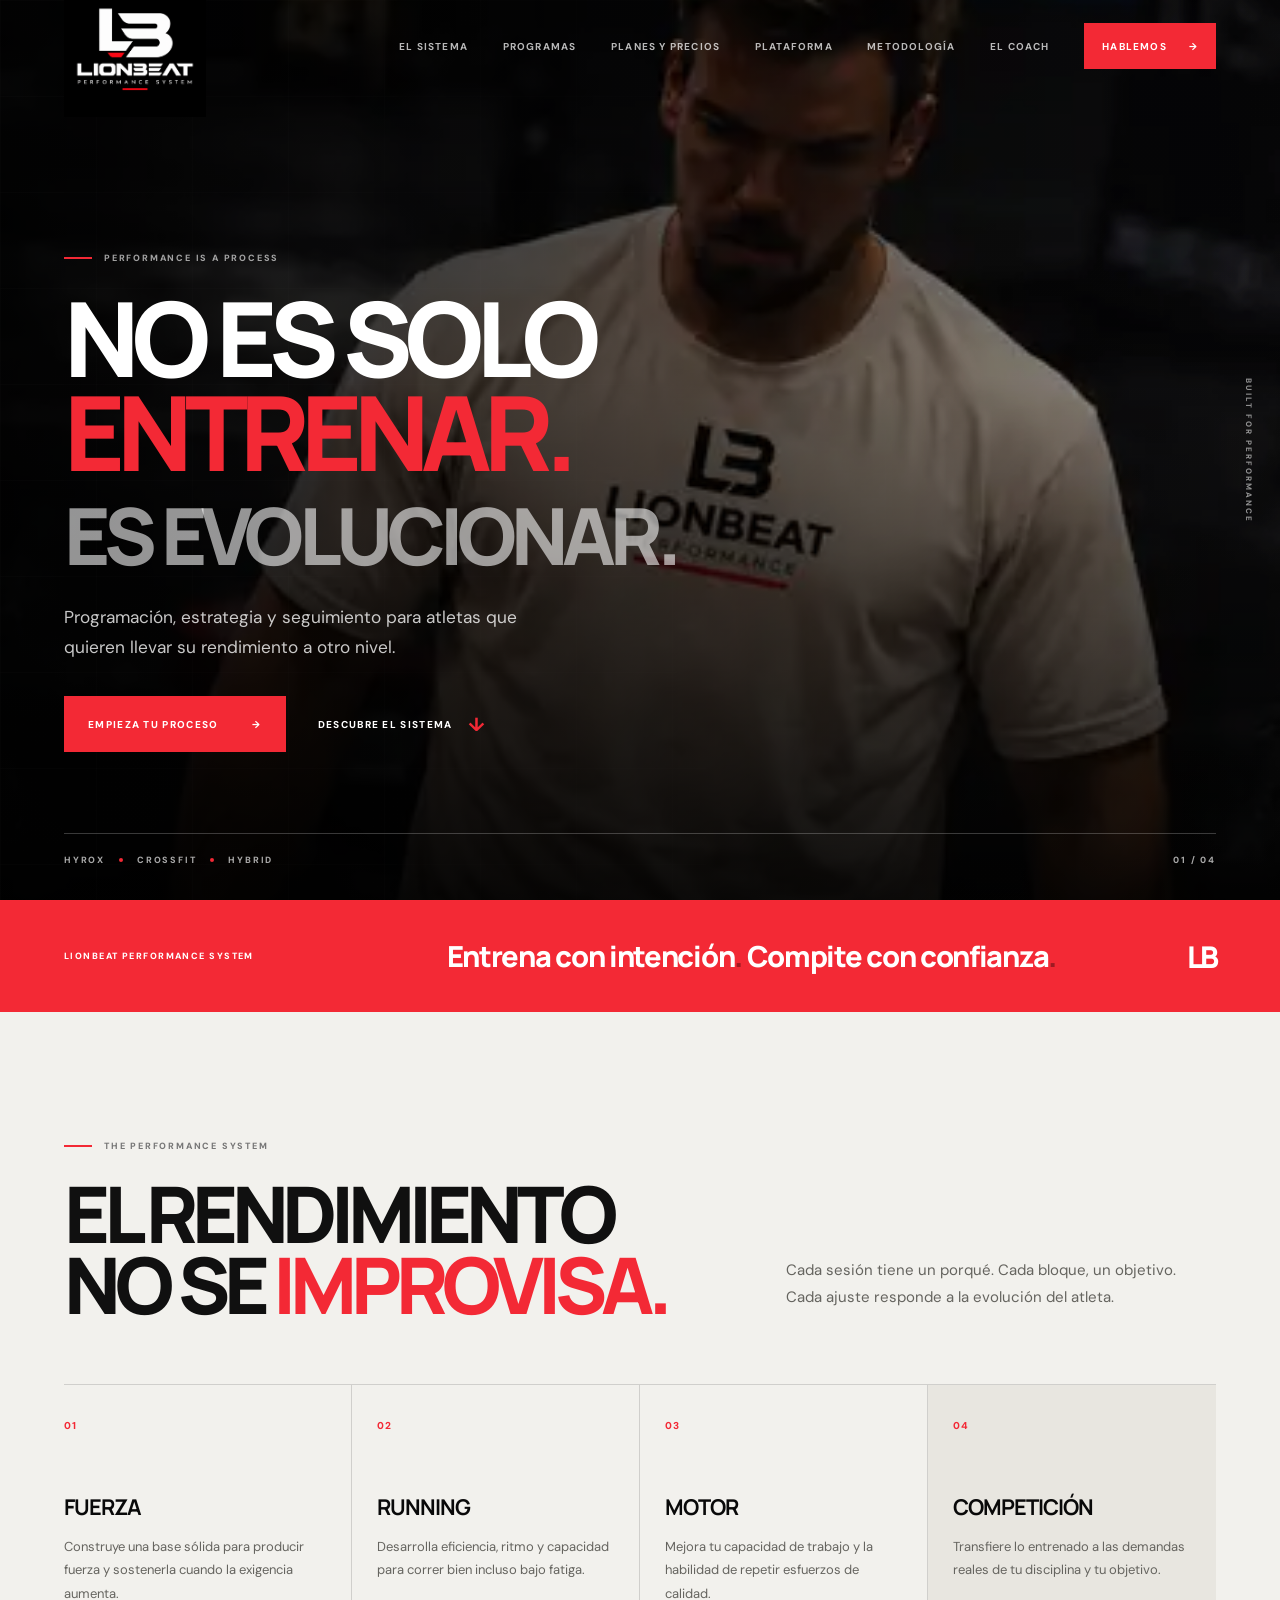
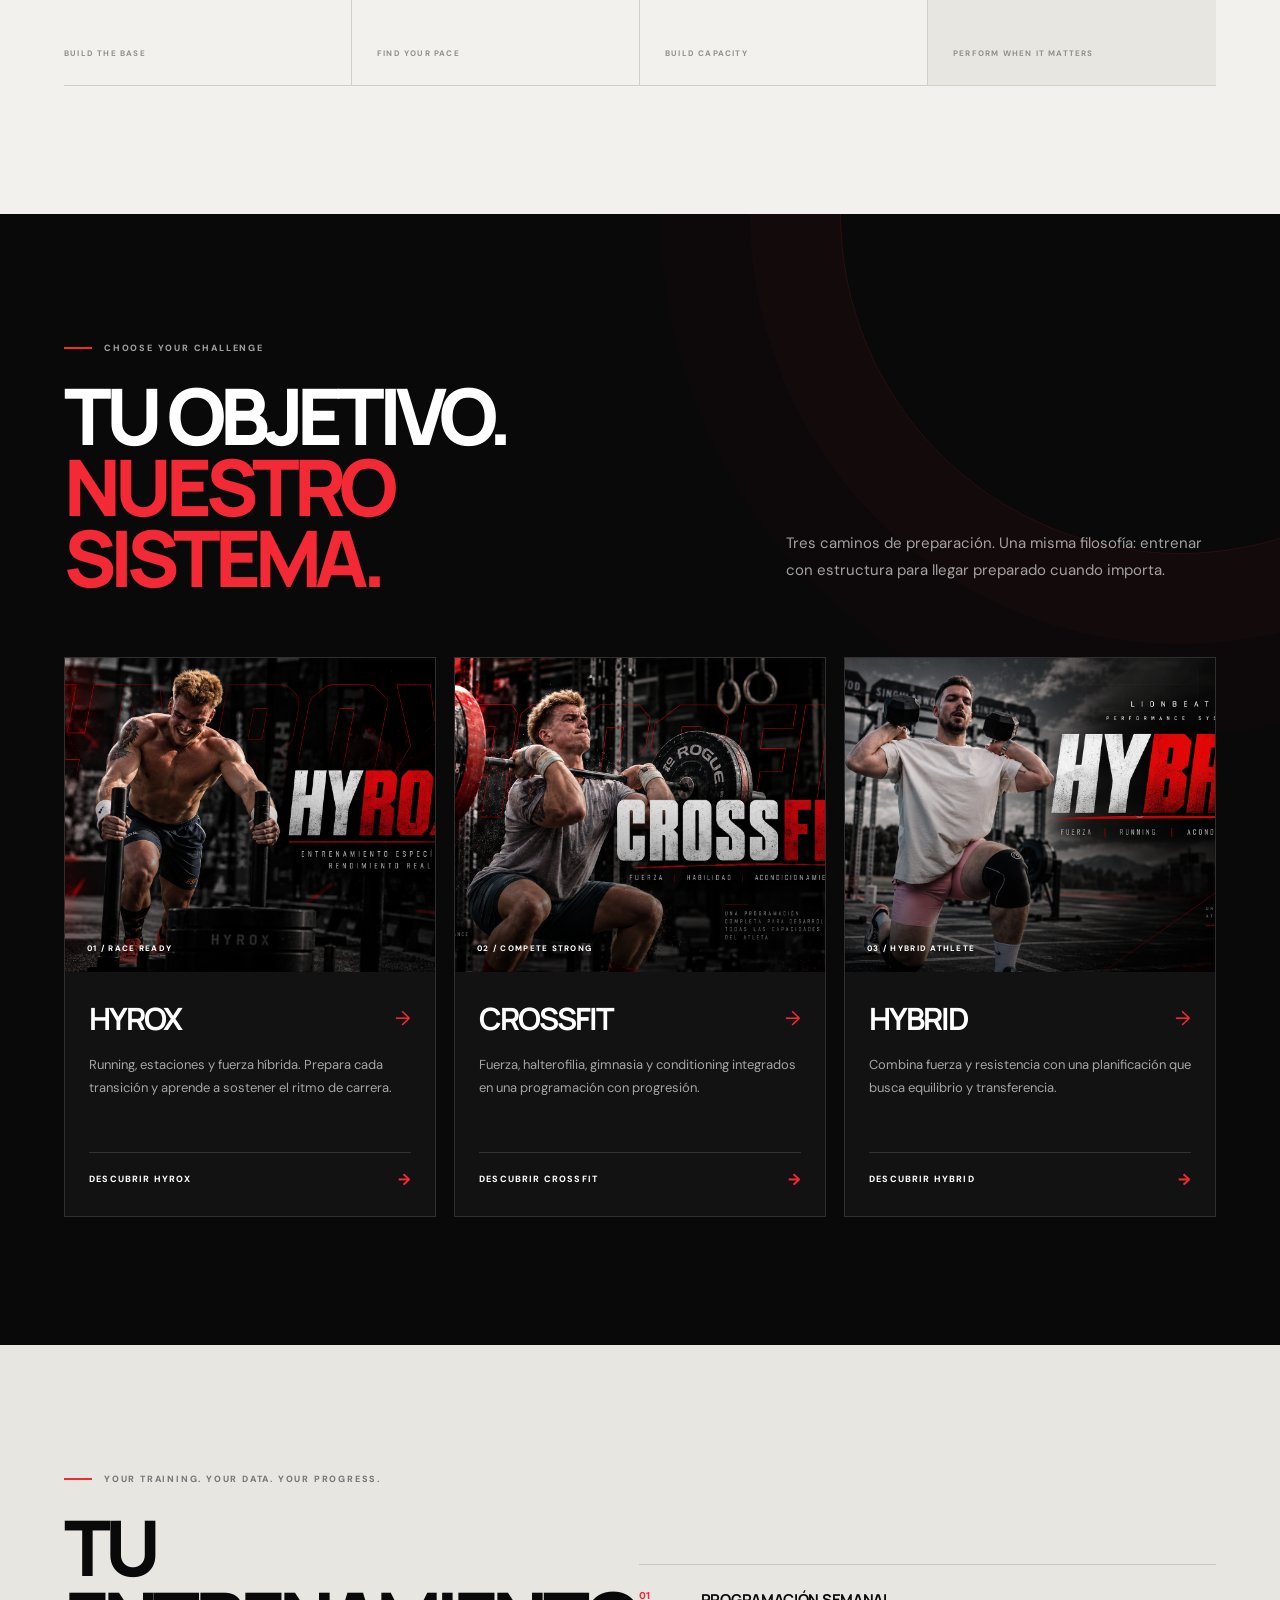
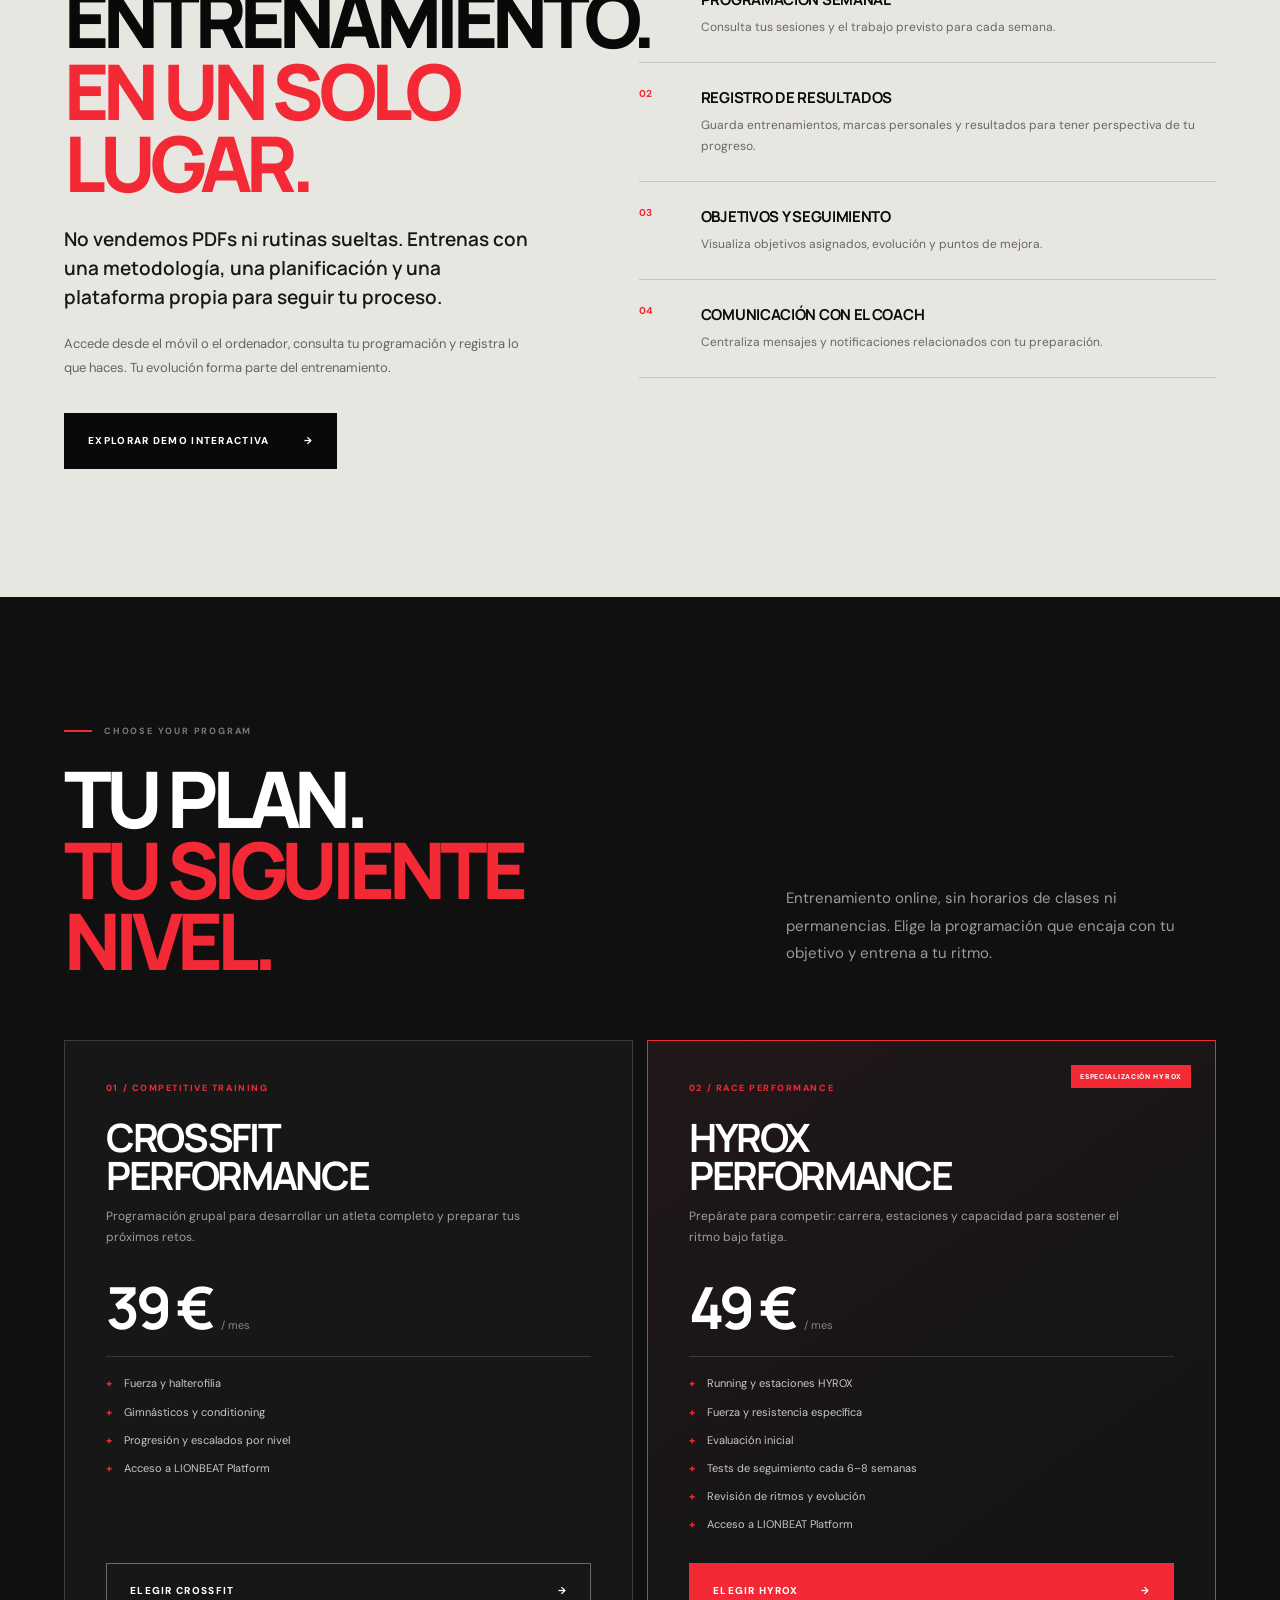
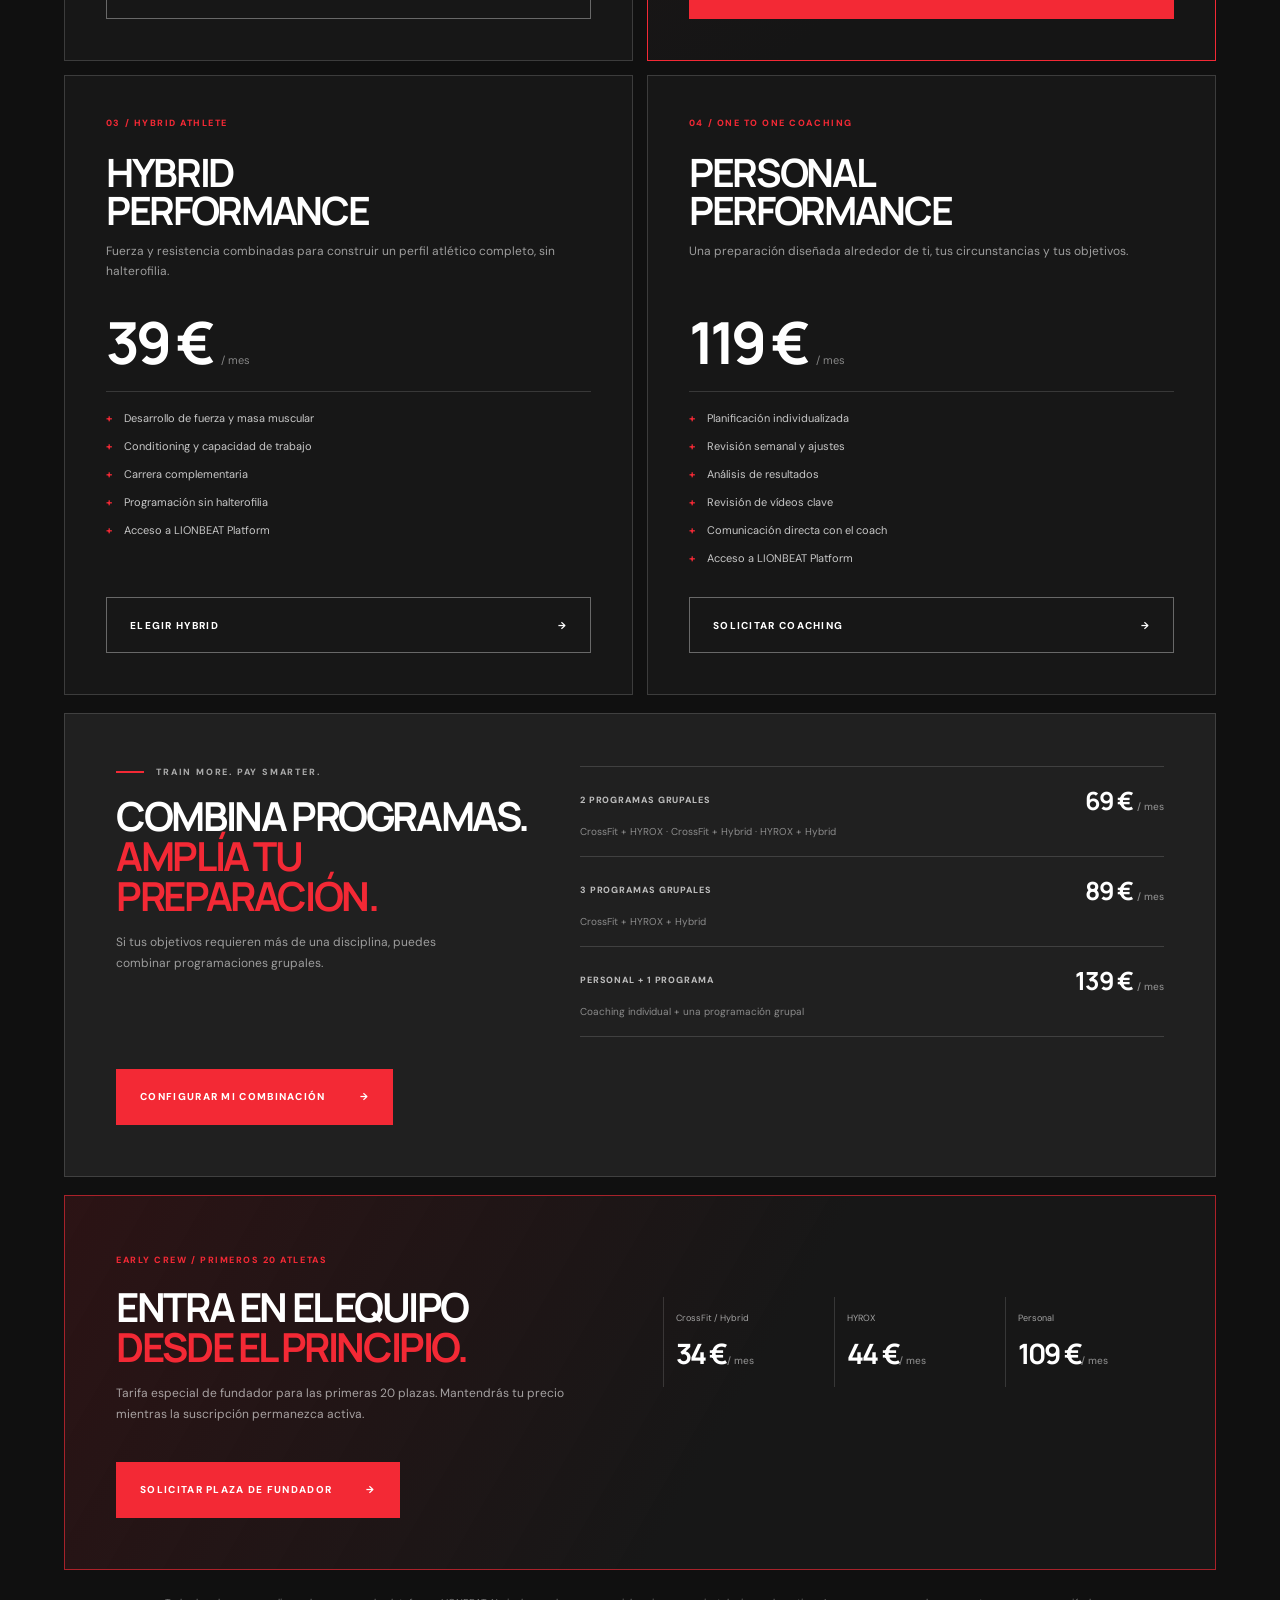
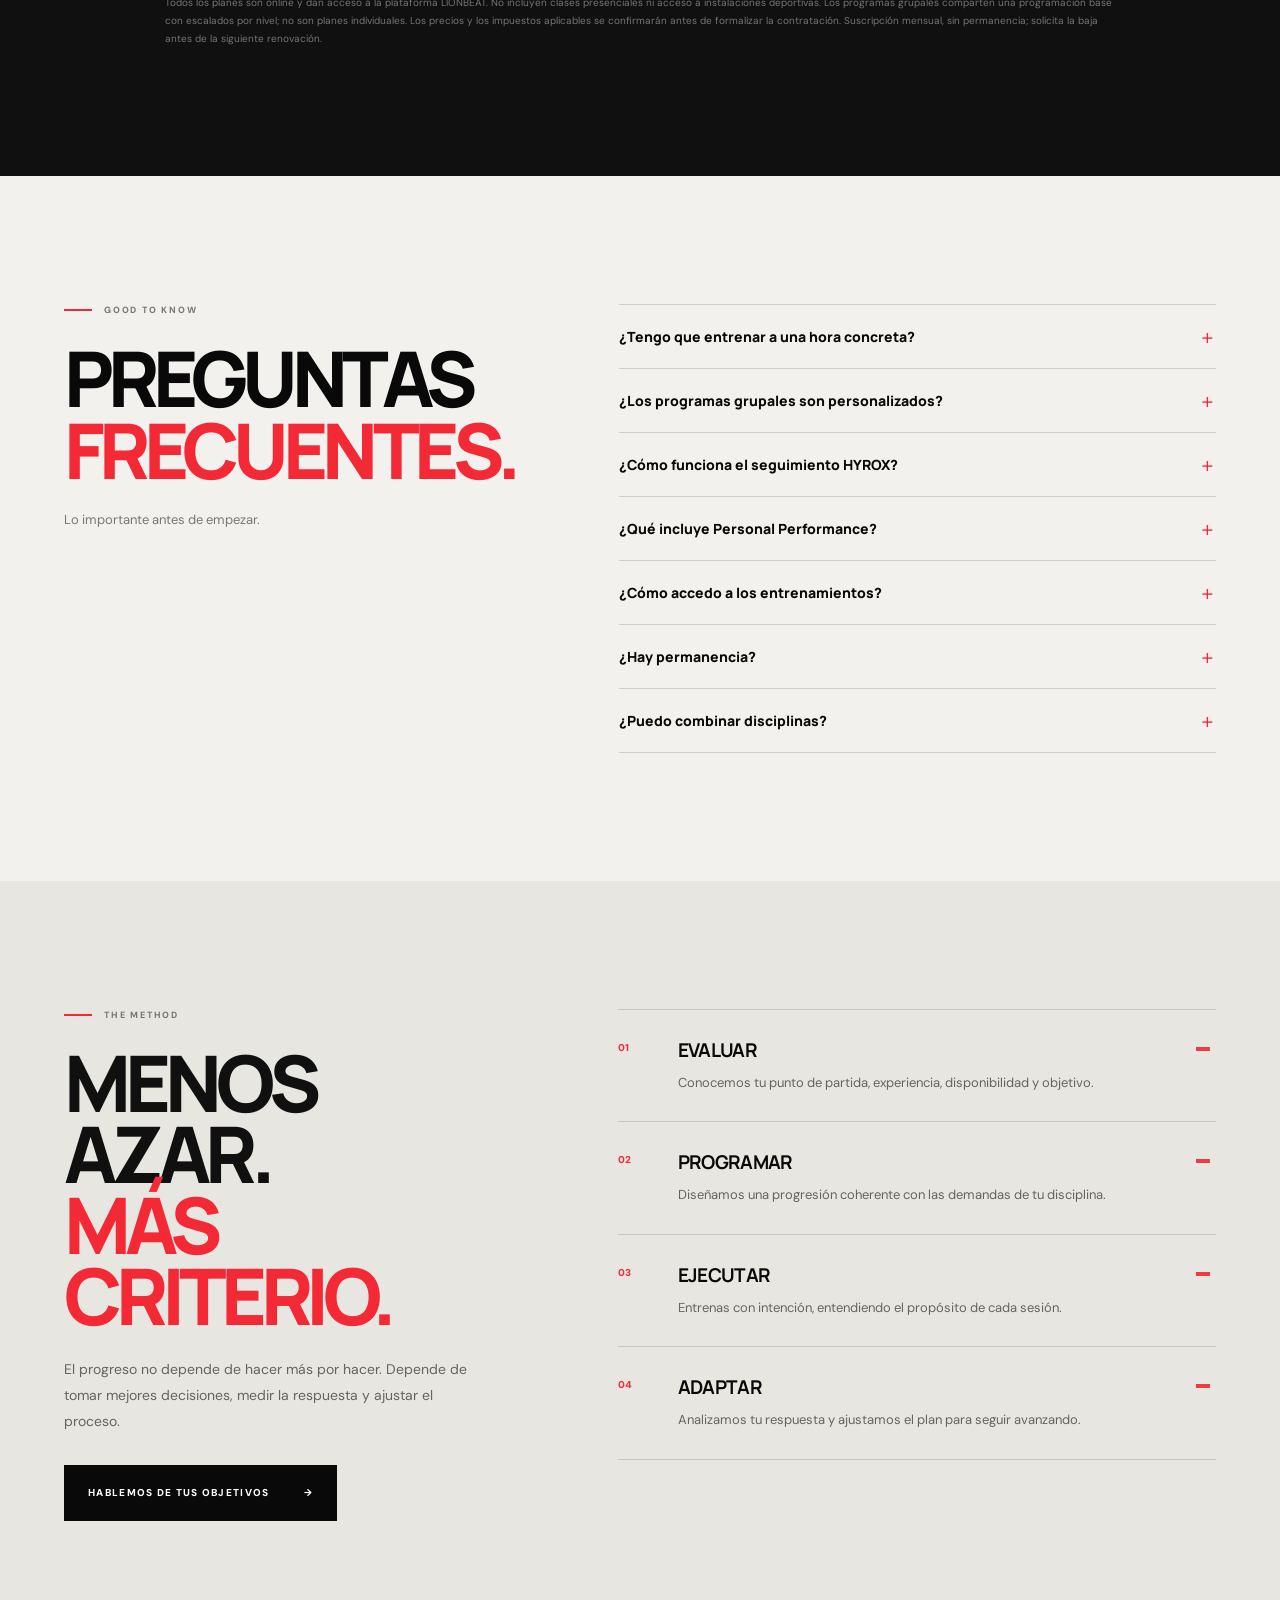
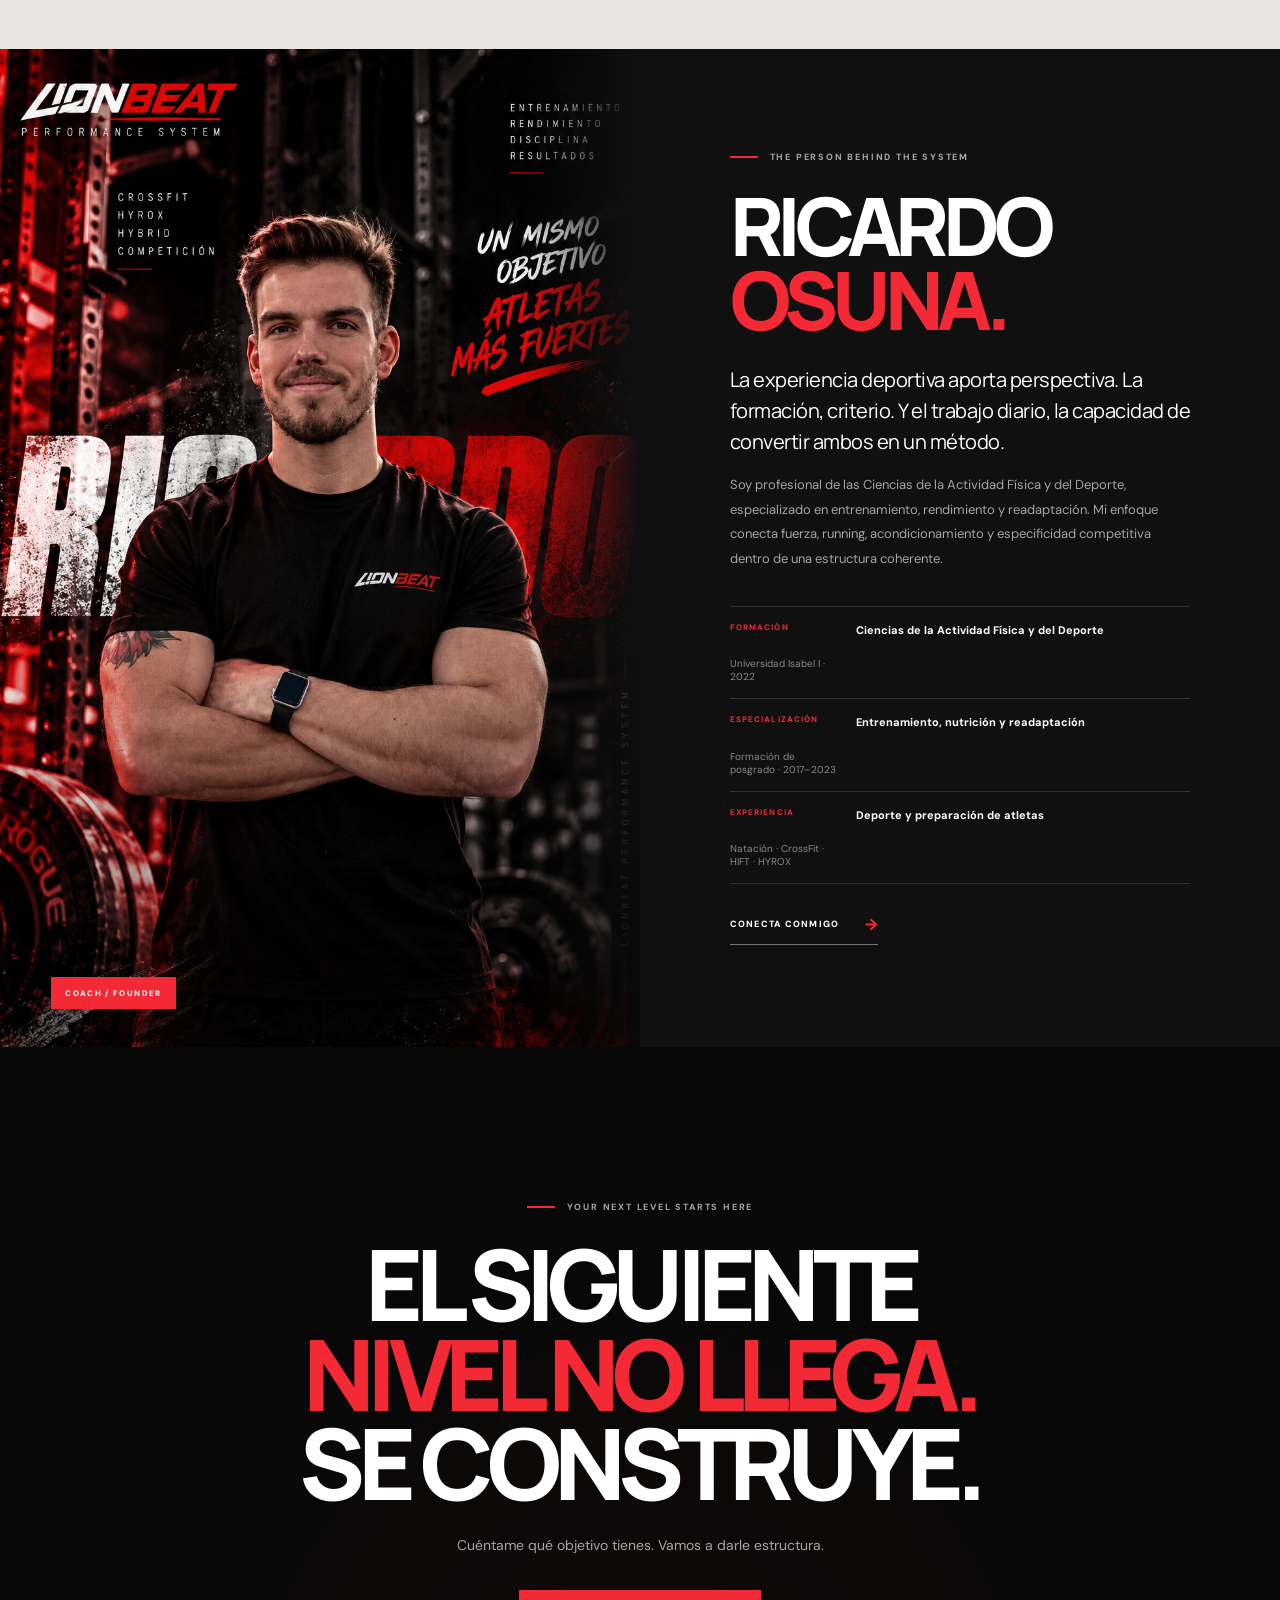
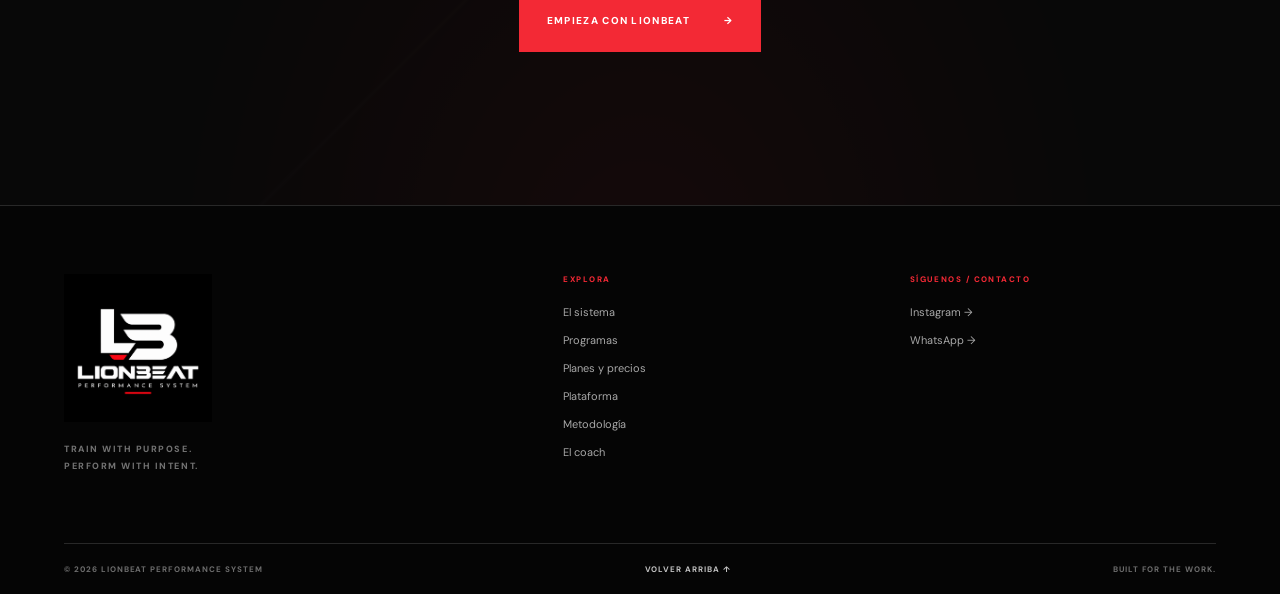
<file: index.html>
<!doctype html>
<html lang="es">
<head>
  <meta charset="utf-8">
  <meta name="viewport" content="width=device-width, initial-scale=1, viewport-fit=cover">
  <meta name="theme-color" content="#090909">
  <meta name="description" content="Entrenamiento online LIONBEAT: programación de CrossFit, HYROX, Hybrid y coaching personalizado. Seguimiento de tu evolución desde nuestra plataforma.">
  <meta name="author" content="Ricardo Osuna">
  <meta name="robots" content="index, follow">
  <link rel="canonical" href="https://lionbeat-landing.vercel.app/">
  <link rel="icon" href="assets/favicon.svg" type="image/svg+xml">
  <link rel="preconnect" href="https://fonts.googleapis.com">
  <link rel="preconnect" href="https://fonts.gstatic.com" crossorigin>
  <link href="https://fonts.googleapis.com/css2?family=DM+Sans:wght@400;500;600;700;800&family=Manrope:wght@400;500;600;700;800&display=swap" rel="stylesheet">
  <link rel="preload" as="image" href="assets/lionbeat-hero.webp?v=2" fetchpriority="high">
  <link rel="stylesheet" href="css/style.css">
  <meta property="og:type" content="website">
  <meta property="og:locale" content="es_ES">
  <meta property="og:site_name" content="LIONBEAT PERFORMANCE">
  <meta property="og:title" content="LIONBEAT PERFORMANCE — Train with purpose">
  <meta property="og:description" content="Programación estructurada para atletas que entrenan para rendir y competir.">
  <meta property="og:url" content="https://lionbeat-landing.vercel.app/">
  <meta property="og:image" content="https://lionbeat-landing.vercel.app/assets/hybrid-lionbeat.webp">
  <meta name="twitter:card" content="summary_large_image">
  <meta name="twitter:title" content="LIONBEAT PERFORMANCE — Train with purpose">
  <meta name="twitter:description" content="Estructura, criterio y seguimiento para atletas que quieren competir mejor.">
  <title>LIONBEAT PERFORMANCE | Entrena con propósito</title>
</head>
<body>
  <a class="skip-link" href="#main-content">Saltar al contenido</a>
  <div class="scroll-progress" aria-hidden="true"><span id="scroll-progress-bar"></span></div>

  <header class="site-header" id="site-header">
    <div class="container nav-wrap">
      <a class="brand" href="#top" aria-label="LIONBEAT PERFORMANCE, inicio">
        <img src="assets/lionbeat-logo.png" alt="LIONBEAT PERFORMANCE" width="240" height="90">
      </a>
      <button class="menu-toggle" type="button" aria-label="Abrir menú" aria-expanded="false" aria-controls="main-nav">
        <span></span><span></span>
      </button>
      <nav class="main-nav" id="main-nav" aria-label="Navegación principal" aria-hidden="false">
        <a href="#system">El sistema</a>
        <a href="#programs">Programas</a>
        <a href="#pricing">Planes y precios</a>
        <a href="#platform">Plataforma</a>
        <a href="#method">Metodología</a>
        <a href="#about">El coach</a>
        <a class="nav-cta" href="https://wa.me/34633090021?text=Hola%20Ricardo%2C%20quiero%20informaci%C3%B3n%20sobre%20LionBeat%20Performance." target="_blank" rel="noopener noreferrer">Hablemos <span aria-hidden="true">→</span></a>
      </nav>
    </div>
  </header>

  <main id="main-content">
    <section class="hero" id="top" aria-labelledby="hero-title">
      <div class="hero-media" aria-hidden="true">
        <img src="assets/lionbeat-hero.webp?v=2" alt="" fetchpriority="high" decoding="async">
      </div>
      <div class="hero-shade" aria-hidden="true"></div>
      <div class="hero-grid" aria-hidden="true"></div>
      <div class="container hero-inner">
        <div class="hero-copy">
          <p class="eyebrow"><span class="eyebrow-line"></span> PERFORMANCE IS A PROCESS</p>
          <h1 id="hero-title">NO ES SOLO<br><em>ENTRENAR.</em><br><span class="hero-final">ES EVOLUCIONAR.</span></h1>
          <p class="hero-lead">Programación, estrategia y seguimiento para atletas que quieren llevar su rendimiento a otro nivel.</p>
          <div class="hero-actions">
            <a class="button button-primary" href="https://wa.me/34633090021?text=Hola%20Ricardo%2C%20quiero%20empezar%20con%20LionBeat." target="_blank" rel="noopener noreferrer">Empieza tu proceso <span aria-hidden="true">→</span></a>
            <a class="text-action" href="#system">Descubre el sistema <span aria-hidden="true">↓</span></a>
          </div>
        </div>
        <div class="hero-bottom">
          <span>HYROX <i></i> CROSSFIT <i></i> HYBRID</span>
          <span class="hero-index">01 / 04</span>
        </div>
      </div>
      <div class="hero-side-label" aria-hidden="true">BUILT FOR PERFORMANCE</div>
    </section>

    <section class="intro-strip" aria-label="Filosofía LionBeat">
      <div class="container intro-strip-inner">
        <span class="strip-kicker">LIONBEAT PERFORMANCE SYSTEM</span>
        <p>Entrena con intención<span>.</span> Compite con confianza<span>.</span></p>
        <span class="strip-mark" aria-hidden="true">LB</span>
      </div>
    </section>

    <section class="section system-section" id="system" aria-labelledby="system-title">
      <div class="container">
        <div class="section-heading reveal">
          <p class="eyebrow eyebrow-dark"><span class="eyebrow-line"></span> THE PERFORMANCE SYSTEM</p>
          <div class="heading-row">
            <h2 id="system-title">EL RENDIMIENTO<br>NO SE <em>IMPROVISA.</em></h2>
            <p class="section-intro">Cada sesión tiene un porqué. Cada bloque, un objetivo. Cada ajuste responde a la evolución del atleta.</p>
          </div>
        </div>
        <div class="pillars-grid">
          <article class="pillar reveal">
            <span class="pillar-no">01</span>
            <h3>FUERZA</h3><p>Construye una base sólida para producir fuerza y sostenerla cuando la exigencia aumenta.</p>
            <span class="pillar-foot">BUILD THE BASE</span>
          </article>
          <article class="pillar reveal">
            <span class="pillar-no">02</span>
            <h3>RUNNING</h3><p>Desarrolla eficiencia, ritmo y capacidad para correr bien incluso bajo fatiga.</p>
            <span class="pillar-foot">FIND YOUR PACE</span>
          </article>
          <article class="pillar reveal">
            <span class="pillar-no">03</span>
            <h3>MOTOR</h3><p>Mejora tu capacidad de trabajo y la habilidad de repetir esfuerzos de calidad.</p>
            <span class="pillar-foot">BUILD CAPACITY</span>
          </article>
          <article class="pillar pillar-featured reveal">
            <span class="pillar-no">04</span>
            <h3>COMPETICIÓN</h3><p>Transfiere lo entrenado a las demandas reales de tu disciplina y tu objetivo.</p>
            <span class="pillar-foot">PERFORM WHEN IT MATTERS</span>
          </article>
        </div>
      </div>
    </section>

    <section class="programs-section" id="programs" aria-labelledby="programs-title">
      <div class="container">
        <div class="section-heading section-heading-light reveal">
          <p class="eyebrow"><span class="eyebrow-line"></span> CHOOSE YOUR CHALLENGE</p>
          <div class="heading-row">
            <h2 id="programs-title">TU OBJETIVO.<br><em>NUESTRO SISTEMA.</em></h2>
            <p class="section-intro">Tres caminos de preparación. Una misma filosofía: entrenar con estructura para llegar preparado cuando importa.</p>
          </div>
        </div>
        <div class="program-grid">
          <article class="program-card reveal">
            <div class="program-image"><img src="assets/hyrox-lionbeat.webp" alt="Entrenamiento de preparación HYROX" loading="lazy" decoding="async"><span class="program-tag">01 / RACE READY</span></div>
            <div class="program-body"><div class="program-title-row"><h3>HYROX</h3><span aria-hidden="true">→</span></div><p>Running, estaciones y fuerza híbrida. Prepara cada transición y aprende a sostener el ritmo de carrera.</p><a href="https://wa.me/34633090021?text=Hola%20Ricardo%2C%20quiero%20informaci%C3%B3n%20sobre%20la%20preparaci%C3%B3n%20HYROX." target="_blank" rel="noopener noreferrer">Descubrir HYROX <span aria-hidden="true">→</span></a></div>
          </article>
          <article class="program-card reveal">
            <div class="program-image"><img src="assets/crossfit-lionbeat.webp" alt="Atleta entrenando CrossFit" loading="lazy" decoding="async"><span class="program-tag">02 / COMPETE STRONG</span></div>
            <div class="program-body"><div class="program-title-row"><h3>CROSSFIT</h3><span aria-hidden="true">→</span></div><p>Fuerza, halterofilia, gimnasia y conditioning integrados en una programación con progresión.</p><a href="https://wa.me/34633090021?text=Hola%20Ricardo%2C%20quiero%20informaci%C3%B3n%20sobre%20la%20programaci%C3%B3n%20CrossFit." target="_blank" rel="noopener noreferrer">Descubrir CrossFit <span aria-hidden="true">→</span></a></div>
          </article>
          <article class="program-card reveal">
            <div class="program-image"><img src="assets/hybrid-lionbeat.webp" alt="Entrenamiento híbrido de fuerza y resistencia" loading="lazy" decoding="async"><span class="program-tag">03 / HYBRID ATHLETE</span></div>
            <div class="program-body"><div class="program-title-row"><h3>HYBRID</h3><span aria-hidden="true">→</span></div><p>Combina fuerza y resistencia con una planificación que busca equilibrio y transferencia.</p><a href="https://wa.me/34633090021?text=Hola%20Ricardo%2C%20quiero%20informaci%C3%B3n%20sobre%20el%20entrenamiento%20h%C3%ADbrido." target="_blank" rel="noopener noreferrer">Descubrir Hybrid <span aria-hidden="true">→</span></a></div>
          </article>
        </div>
      </div>
    </section>

    <section class="platform-section section" id="platform" aria-labelledby="platform-title">
      <div class="container platform-layout">
        <div class="platform-copy reveal">
          <p class="eyebrow eyebrow-dark"><span class="eyebrow-line"></span> YOUR TRAINING. YOUR DATA. YOUR PROGRESS.</p>
          <h2 id="platform-title">TU ENTRENAMIENTO.<br><em>EN UN SOLO LUGAR.</em></h2>
          <p class="platform-lead">No vendemos PDFs ni rutinas sueltas. Entrenas con una metodología, una planificación y una plataforma propia para seguir tu proceso.</p>
          <p>Accede desde el móvil o el ordenador, consulta tu programación y registra lo que haces. Tu evolución forma parte del entrenamiento.</p>
          <a class="button button-dark" href="demo.html">Explorar demo interactiva <span aria-hidden="true">→</span></a>
        </div>
        <div class="platform-features reveal">
          <article><span>01</span><div><h3>PROGRAMACIÓN SEMANAL</h3><p>Consulta tus sesiones y el trabajo previsto para cada semana.</p></div></article>
          <article><span>02</span><div><h3>REGISTRO DE RESULTADOS</h3><p>Guarda entrenamientos, marcas personales y resultados para tener perspectiva de tu progreso.</p></div></article>
          <article><span>03</span><div><h3>OBJETIVOS Y SEGUIMIENTO</h3><p>Visualiza objetivos asignados, evolución y puntos de mejora.</p></div></article>
          <article><span>04</span><div><h3>COMUNICACIÓN CON EL COACH</h3><p>Centraliza mensajes y notificaciones relacionados con tu preparación.</p></div></article>
        </div>
      </div>
    </section>

    <section class="pricing-section section" id="pricing" aria-labelledby="pricing-title">
      <div class="container">
        <div class="section-heading reveal">
          <p class="eyebrow eyebrow-dark"><span class="eyebrow-line"></span> CHOOSE YOUR PROGRAM</p>
          <div class="heading-row">
            <h2 id="pricing-title">TU PLAN.<br><em>TU SIGUIENTE NIVEL.</em></h2>
            <p class="section-intro">Entrenamiento online, sin horarios de clases ni permanencias. Elige la programación que encaja con tu objetivo y entrena a tu ritmo.</p>
          </div>
        </div>
        <div class="pricing-grid">
          <article class="price-card reveal">
            <span class="price-kicker">01 / COMPETITIVE TRAINING</span>
            <h3>CROSSFIT<br>PERFORMANCE</h3>
            <p class="price-description">Programación grupal para desarrollar un atleta completo y preparar tus próximos retos.</p>
            <div class="price"><strong>39 €</strong><span>/ mes</span></div>
            <ul><li>Fuerza y halterofilia</li><li>Gimnásticos y conditioning</li><li>Progresión y escalados por nivel</li><li>Acceso a LIONBEAT Platform</li></ul>
            <a class="button button-outline" href="https://wa.me/34633090021?text=Hola%20Ricardo%2C%20quiero%20contratar%20CrossFit%20Performance." target="_blank" rel="noopener noreferrer">Elegir CrossFit <span aria-hidden="true">→</span></a>
          </article>
          <article class="price-card price-card-featured reveal">
            <span class="price-kicker">02 / RACE PERFORMANCE</span>
            <span class="price-badge">ESPECIALIZACIÓN HYROX</span>
            <h3>HYROX<br>PERFORMANCE</h3>
            <p class="price-description">Prepárate para competir: carrera, estaciones y capacidad para sostener el ritmo bajo fatiga.</p>
            <div class="price"><strong>49 €</strong><span>/ mes</span></div>
            <ul><li>Running y estaciones HYROX</li><li>Fuerza y resistencia específica</li><li>Evaluación inicial</li><li>Tests de seguimiento cada 6–8 semanas</li><li>Revisión de ritmos y evolución</li><li>Acceso a LIONBEAT Platform</li></ul>
            <a class="button button-primary" href="https://wa.me/34633090021?text=Hola%20Ricardo%2C%20quiero%20contratar%20HYROX%20Performance." target="_blank" rel="noopener noreferrer">Elegir HYROX <span aria-hidden="true">→</span></a>
          </article>
          <article class="price-card reveal">
            <span class="price-kicker">03 / HYBRID ATHLETE</span>
            <h3>HYBRID<br>PERFORMANCE</h3>
            <p class="price-description">Fuerza y resistencia combinadas para construir un perfil atlético completo, sin halterofilia.</p>
            <div class="price"><strong>39 €</strong><span>/ mes</span></div>
            <ul><li>Desarrollo de fuerza y masa muscular</li><li>Conditioning y capacidad de trabajo</li><li>Carrera complementaria</li><li>Programación sin halterofilia</li><li>Acceso a LIONBEAT Platform</li></ul>
            <a class="button button-outline" href="https://wa.me/34633090021?text=Hola%20Ricardo%2C%20quiero%20contratar%20Hybrid%20Performance." target="_blank" rel="noopener noreferrer">Elegir Hybrid <span aria-hidden="true">→</span></a>
          </article>
          <article class="price-card price-card-personal reveal">
            <span class="price-kicker">04 / ONE TO ONE COACHING</span>
            <h3>PERSONAL<br>PERFORMANCE</h3>
            <p class="price-description">Una preparación diseñada alrededor de ti, tus circunstancias y tus objetivos.</p>
            <div class="price"><strong>119 €</strong><span>/ mes</span></div>
            <ul><li>Planificación individualizada</li><li>Revisión semanal y ajustes</li><li>Análisis de resultados</li><li>Revisión de vídeos clave</li><li>Comunicación directa con el coach</li><li>Acceso a LIONBEAT Platform</li></ul>
            <a class="button button-outline" href="https://wa.me/34633090021?text=Hola%20Ricardo%2C%20quiero%20informaci%C3%B3n%20sobre%20Personal%20Performance." target="_blank" rel="noopener noreferrer">Solicitar coaching <span aria-hidden="true">→</span></a>
          </article>
        </div>

        <div class="bundle-panel reveal">
          <div class="bundle-heading"><p class="eyebrow"><span class="eyebrow-line"></span> TRAIN MORE. PAY SMARTER.</p><h3>COMBINA PROGRAMAS.<br><em>AMPLÍA TU PREPARACIÓN.</em></h3><p>Si tus objetivos requieren más de una disciplina, puedes combinar programaciones grupales.</p></div>
          <div class="bundle-options">
            <div><span>2 PROGRAMAS GRUPALES</span><strong>69 € <small>/ mes</small></strong><p>CrossFit + HYROX · CrossFit + Hybrid · HYROX + Hybrid</p></div>
            <div><span>3 PROGRAMAS GRUPALES</span><strong>89 € <small>/ mes</small></strong><p>CrossFit + HYROX + Hybrid</p></div>
            <div><span>PERSONAL + 1 PROGRAMA</span><strong>139 € <small>/ mes</small></strong><p>Coaching individual + una programación grupal</p></div>
          </div>
          <a class="button button-primary" href="https://wa.me/34633090021?text=Hola%20Ricardo%2C%20quiero%20combinar%20programas%20LIONBEAT." target="_blank" rel="noopener noreferrer">Configurar mi combinación <span aria-hidden="true">→</span></a>
        </div>

        <div class="founder-panel reveal">
          <div><span class="founder-label">EARLY CREW / PRIMEROS 20 ATLETAS</span><h3>ENTRA EN EL EQUIPO<br><em>DESDE EL PRINCIPIO.</em></h3><p>Tarifa especial de fundador para las primeras 20 plazas. Mantendrás tu precio mientras la suscripción permanezca activa.</p></div>
          <div class="founder-prices"><div><span>CrossFit / Hybrid</span><strong>34 €<small>/ mes</small></strong></div><div><span>HYROX</span><strong>44 €<small>/ mes</small></strong></div><div><span>Personal</span><strong>109 €<small>/ mes</small></strong></div></div>
          <a class="button button-primary" href="https://wa.me/34633090021?text=Hola%20Ricardo%2C%20quiero%20una%20de%20las%20plazas%20de%20fundador%20LIONBEAT." target="_blank" rel="noopener noreferrer">Solicitar plaza de fundador <span aria-hidden="true">→</span></a>
        </div>
        <p class="pricing-note">Todos los planes son online y dan acceso a la plataforma LIONBEAT. No incluyen clases presenciales ni acceso a instalaciones deportivas. Los programas grupales comparten una programación base con escalados por nivel; no son planes individuales. Los precios y los impuestos aplicables se confirmarán antes de formalizar la contratación. Suscripción mensual, sin permanencia; solicita la baja antes de la siguiente renovación.</p>
      </div>
    </section>

    <section class="faq-section section" id="faq" aria-labelledby="faq-title">
      <div class="container faq-layout">
        <div class="faq-heading reveal"><p class="eyebrow eyebrow-dark"><span class="eyebrow-line"></span> GOOD TO KNOW</p><h2 id="faq-title">PREGUNTAS<br><em>FRECUENTES.</em></h2><p>Lo importante antes de empezar.</p></div>
        <div class="faq-list reveal">
          <details><summary>¿Tengo que entrenar a una hora concreta?</summary><p>No. LIONBEAT es un servicio online. No hay horarios de clases: organizas tus sesiones según tu disponibilidad y sigues la planificación.</p></details>
          <details><summary>¿Los programas grupales son personalizados?</summary><p>Son programaciones compartidas para atletas con distintos niveles, con escalados y adaptaciones. Si necesitas una planificación diseñada específicamente para ti, el servicio indicado es Personal Performance.</p></details>
          <details><summary>¿Cómo funciona el seguimiento HYROX?</summary><p>Comenzamos con una evaluación inicial y repetimos tests de seguimiento cada 6–8 semanas para revisar tiempos, ritmos y evolución.</p></details>
          <details><summary>¿Qué incluye Personal Performance?</summary><p>Planificación individual, revisión semanal, ajustes, análisis de resultados, revisión de vídeos clave y comunicación directa con el coach.</p></details>
          <details><summary>¿Cómo accedo a los entrenamientos?</summary><p>Tras el alta tendrás acceso a LIONBEAT Platform desde móvil u ordenador para consultar tu programación, registrar resultados y seguir tus objetivos.</p></details>
          <details><summary>¿Hay permanencia?</summary><p>No. La suscripción es mensual y puedes solicitar la baja antes de la siguiente renovación.</p></details>
          <details><summary>¿Puedo combinar disciplinas?</summary><p>Sí. Puedes combinar dos o tres programas grupales o añadir un programa grupal al coaching Personal Performance con las tarifas indicadas.</p></details>
        </div>
      </div>
    </section>

    <section class="method-section section" id="method" aria-labelledby="method-title">
      <div class="container method-layout">
        <div class="method-heading reveal">
          <p class="eyebrow eyebrow-dark"><span class="eyebrow-line"></span> THE METHOD</p>
          <h2 id="method-title">MENOS AZAR.<br><em>MÁS CRITERIO.</em></h2>
          <p>El progreso no depende de hacer más por hacer. Depende de tomar mejores decisiones, medir la respuesta y ajustar el proceso.</p>
          <a class="button button-dark" href="https://wa.me/34633090021?text=Hola%20Ricardo%2C%20quiero%20conocer%20la%20metodolog%C3%ADa%20LionBeat." target="_blank" rel="noopener noreferrer">Hablemos de tus objetivos <span aria-hidden="true">→</span></a>
        </div>
        <div class="method-steps">
          <article class="method-step reveal"><span>01</span><div><h3>EVALUAR</h3><p>Conocemos tu punto de partida, experiencia, disponibilidad y objetivo.</p></div><span class="method-marker" aria-hidden="true"></span></article>
          <article class="method-step reveal"><span>02</span><div><h3>PROGRAMAR</h3><p>Diseñamos una progresión coherente con las demandas de tu disciplina.</p></div><span class="method-marker" aria-hidden="true"></span></article>
          <article class="method-step reveal"><span>03</span><div><h3>EJECUTAR</h3><p>Entrenas con intención, entendiendo el propósito de cada sesión.</p></div><span class="method-marker" aria-hidden="true"></span></article>
          <article class="method-step reveal"><span>04</span><div><h3>ADAPTAR</h3><p>Analizamos tu respuesta y ajustamos el plan para seguir avanzando.</p></div><span class="method-marker" aria-hidden="true"></span></article>
        </div>
      </div>
    </section>

    <section class="coach-section" id="about" aria-labelledby="coach-title">
      <div class="coach-image"><img src="assets/ricardo.jpg" alt="Ricardo Osuna, fundador y entrenador de LionBeat Performance" loading="lazy" decoding="async"><span class="coach-image-caption">COACH / FOUNDER</span></div>
      <div class="coach-content">
        <p class="eyebrow"><span class="eyebrow-line"></span> THE PERSON BEHIND THE SYSTEM</p>
        <h2 id="coach-title">RICARDO<br><em>OSUNA.</em></h2>
        <p class="coach-lead">La experiencia deportiva aporta perspectiva. La formación, criterio. Y el trabajo diario, la capacidad de convertir ambos en un método.</p>
        <p class="coach-copy">Soy profesional de las Ciencias de la Actividad Física y del Deporte, especializado en entrenamiento, rendimiento y readaptación. Mi enfoque conecta fuerza, running, acondicionamiento y especificidad competitiva dentro de una estructura coherente.</p>
        <div class="coach-credentials">
          <div><span>FORMACIÓN</span><strong>Ciencias de la Actividad Física y del Deporte</strong><small>Universidad Isabel I · 2022</small></div>
          <div><span>ESPECIALIZACIÓN</span><strong>Entrenamiento, nutrición y readaptación</strong><small>Formación de posgrado · 2017–2023</small></div>
          <div><span>EXPERIENCIA</span><strong>Deporte y preparación de atletas</strong><small>Natación · CrossFit · HIFT · HYROX</small></div>
        </div>
        <a class="coach-link" href="https://wa.me/34633090021?text=Hola%20Ricardo%2C%20me%20gustar%C3%ADa%20hablar%20contigo%20sobre%20mi%20preparaci%C3%B3n." target="_blank" rel="noopener noreferrer">Conecta conmigo <span aria-hidden="true">→</span></a>
      </div>
    </section>

    <section class="closing-section" aria-labelledby="closing-title">
      <div class="closing-bg" aria-hidden="true"></div>
      <div class="container closing-content reveal">
        <p class="eyebrow"><span class="eyebrow-line"></span> YOUR NEXT LEVEL STARTS HERE</p>
        <h2 id="closing-title">EL SIGUIENTE<br><em>NIVEL NO LLEGA.</em><br>SE CONSTRUYE.</h2>
        <p>Cuéntame qué objetivo tienes. Vamos a darle estructura.</p>
        <a class="button button-primary button-large" href="https://wa.me/34633090021?text=Hola%20Ricardo%2C%20quiero%20empezar%20mi%20proceso%20con%20LionBeat." target="_blank" rel="noopener noreferrer">Empieza con LionBeat <span aria-hidden="true">→</span></a>
      </div>
    </section>
  </main>

  <footer class="site-footer">
    <div class="container footer-main">
      <div class="footer-brand"><a href="#top" aria-label="Volver al inicio"><img src="assets/lionbeat-logo.png" alt="LIONBEAT PERFORMANCE" width="240" height="90" loading="lazy"></a><p>TRAIN WITH PURPOSE.<br>PERFORM WITH INTENT.</p></div>
      <div class="footer-nav"><span class="footer-label">EXPLORA</span><a href="#system">El sistema</a><a href="#programs">Programas</a><a href="#pricing">Planes y precios</a><a href="#platform">Plataforma</a><a href="#method">Metodología</a><a href="#about">El coach</a></div>
      <div class="footer-contact"><span class="footer-label">SÍGUENOS / CONTACTO</span><a href="https://www.instagram.com/lionbeat.performance/" target="_blank" rel="noopener noreferrer">Instagram →</a><a href="https://wa.me/34633090021" target="_blank" rel="noopener noreferrer">WhatsApp →</a></div>
    </div>
    <div class="container footer-bottom"><span>© <span id="year"></span> LIONBEAT PERFORMANCE SYSTEM</span><a href="#top">VOLVER ARRIBA ↑</a><span>BUILT FOR THE WORK.</span></div>
  </footer>

  <script src="js/script.js" defer></script>
</body>
</html>
</file>
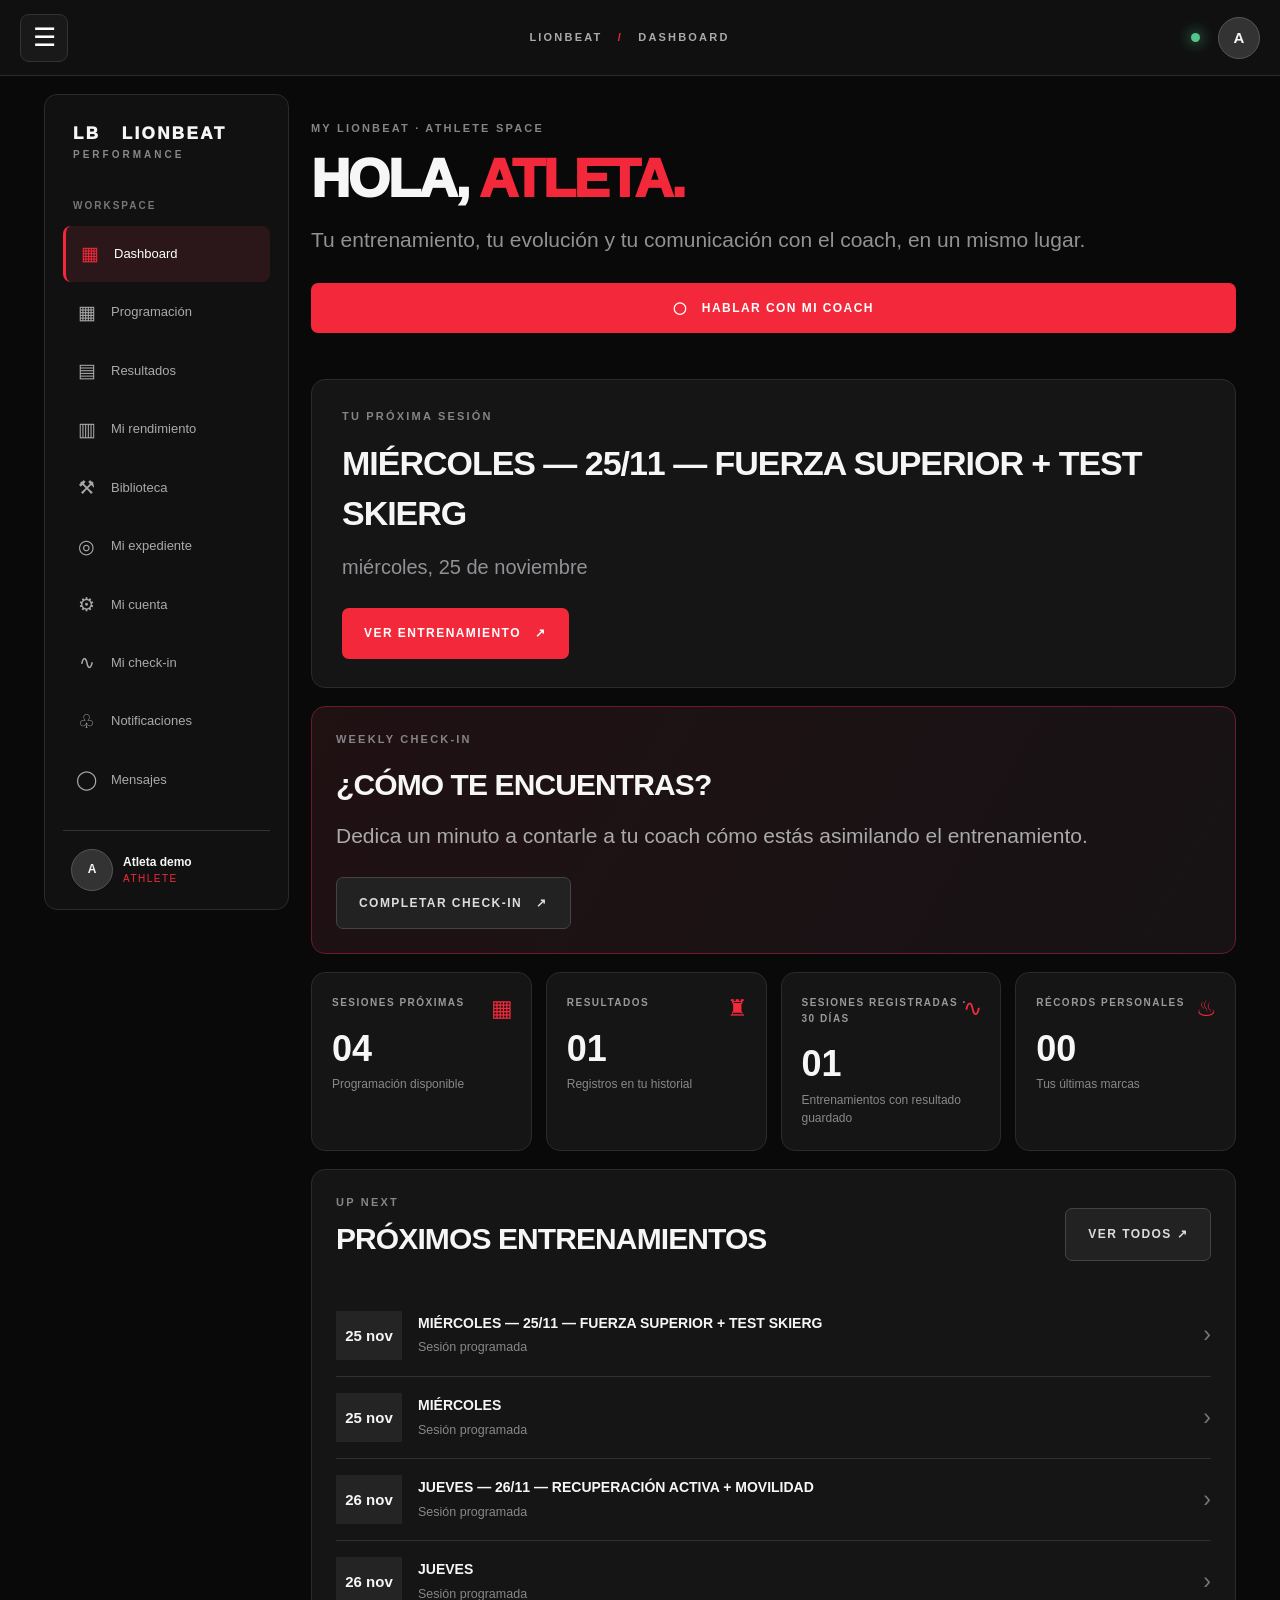
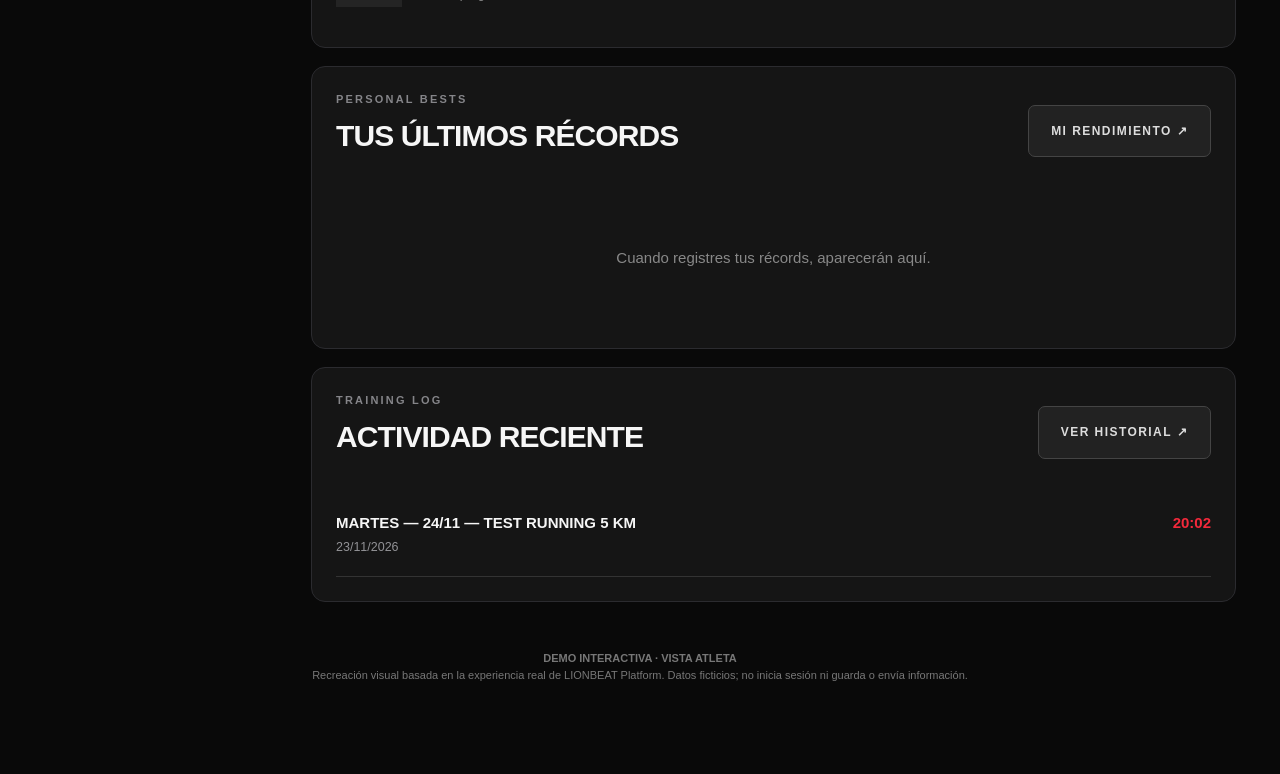
<file: demo.html>
<!doctype html>
<html lang="es">
<head>
<meta charset="utf-8"><meta name="viewport" content="width=device-width,initial-scale=1">
<meta name="theme-color" content="#090909"><meta name="description" content="Explora la experiencia de atleta de LIONBEAT Platform.">
<title>Demo atleta | LIONBEAT PERFORMANCE</title>
<style>
:root{--bg:#090909;--panel:#151515;--panel2:#1c1c1c;--line:#2b2b2f;--muted:#929296;--red:#f3293b;--white:#f6f6f6;--soft:#241416}
*{box-sizing:border-box}body{margin:0;background:var(--bg);color:var(--white);font:15px/1.55 Inter,Arial,sans-serif}button,a{font:inherit}button{cursor:pointer}a{color:inherit;text-decoration:none}.top{height:76px;position:sticky;top:0;z-index:5;background:#101010;border-bottom:1px solid var(--line);display:flex;align-items:center;gap:18px;padding:0 max(20px,calc((100vw - 1240px)/2))}.hamb{width:48px;height:48px;border:1px solid #333;border-radius:9px;background:#191919;color:#fff;font-size:26px}.crumb{margin:auto;font-size:11px;letter-spacing:.2em;font-weight:800;color:#aaa}.crumb b{color:var(--red);padding:0 10px}.online{width:9px;height:9px;border-radius:50%;background:#54c58b;box-shadow:0 0 14px #54c58b}.avatar{width:42px;height:42px;border-radius:50%;display:grid;place-items:center;background:#333;border:1px solid #555;font-weight:800}.shell{max-width:1240px;margin:auto;padding:0 24px 60px}.hero{padding:44px 0 26px}.eyebrow{font-size:11px;letter-spacing:.2em;font-weight:800;color:#858589}.hero h1{font-size:clamp(32px,5vw,54px);line-height:1.04;letter-spacing:-.04em;margin:13px 0 18px;font-weight:950}.red{color:var(--red)}.hero p{color:var(--muted);font-size:clamp(16px,2vw,21px);max-width:780px;margin:0 0 26px}.btn{border:0;border-radius:7px;background:var(--red);color:white;padding:16px 22px;font-size:12px;font-weight:900;letter-spacing:.12em;display:inline-flex;align-items:center;gap:12px}.btn.secondary{background:#222;border:1px solid #444;color:#ddd}.btn.ghost{background:transparent;border:1px solid #444}.panel,.stat{background:var(--panel);border:1px solid var(--line);border-radius:14px}.panel{padding:24px;margin-bottom:18px}.panel h2{font-size:clamp(21px,3vw,30px);margin:5px 0 12px;letter-spacing:-.03em}.panel-head{display:flex;justify-content:space-between;align-items:center;gap:14px;margin-bottom:20px}.muted{color:var(--muted)}.small{font-size:12px}.eyebrow.redtxt{color:var(--red)}.layout{display:grid;grid-template-columns:245px minmax(0,1fr);gap:22px}.sidebar{background:#111;border:1px solid var(--line);border-radius:13px;padding:18px;height:max-content;position:sticky;top:94px}.brand{font-size:17px;font-weight:950;letter-spacing:.14em;padding:8px 10px 25px}.brand span{display:block;color:#888;font-size:10px;letter-spacing:.3em;font-weight:600}.side-label{font-size:10px;letter-spacing:.2em;color:#777;font-weight:900;padding:10px}.nav{display:flex;align-items:center;gap:13px;width:100%;padding:13px 12px;border:0;background:none;color:#aaa;text-align:left;border-radius:8px;margin:3px 0;font-size:13px}.nav .ico{width:23px;text-align:center;font-size:19px}.nav.active{background:#2b171a;color:#fff;border-left:3px solid var(--red)}.nav.active .ico{color:var(--red)}.profile{border-top:1px solid #333;margin-top:22px;padding:18px 8px 0;display:flex;align-items:center;gap:10px;font-size:12px}.profile .avatar{flex:none}.profile small{display:block;color:var(--red);letter-spacing:.15em}.main{min-width:0}.cta-wide{width:100%;justify-content:center;margin:0 0 20px}.next{padding:28px 30px}.next h2{font-size:clamp(23px,3vw,34px);line-height:1.45;margin:14px 0}.next .date{font-size:20px;margin:10px 0 25px}.checkin{border-color:#6b1b2a;background:linear-gradient(120deg,#201113,#171315)}.checkin h2{margin:14px 0 5px}.checkin p{font-size:clamp(16px,2vw,21px);color:#aaa;margin:12px 0 24px}.stats{display:grid;grid-template-columns:repeat(4,1fr);gap:14px;margin:18px 0}.stat{padding:22px 20px;position:relative;min-width:0}.stat .label{font-size:10px;letter-spacing:.15em;color:#999;font-weight:800}.stat .ico{position:absolute;right:18px;top:18px;color:var(--red);font-size:23px}.stat strong{display:block;font-size:36px;line-height:1.1;margin:18px 0 7px}.stat p{margin:0;color:#888;font-size:12px}.list{display:flex;flex-direction:column}.item{display:flex;align-items:center;gap:16px;padding:16px 0;border-bottom:1px solid #303033}.item:last-child{border:0}.datebox{background:#242424;padding:13px 9px;min-width:66px;text-align:center;font-weight:800}.itemmain{min-width:0;flex:1}.itemmain strong{display:block;font-size:14px;white-space:nowrap;overflow:hidden;text-overflow:ellipsis}.itemmain small{color:#888}.arrow{font-size:23px;color:#777}.section{display:none}.section.active{display:block}.section-title{font-size:30px;margin:0 0 18px}.notice{padding:14px 16px;border:1px solid #63323a;background:#241719;border-radius:9px;color:#e8c9cb;margin-bottom:18px;font-size:13px}.metric-grid{display:grid;grid-template-columns:repeat(2,1fr);gap:14px}.empty{padding:55px 10px;text-align:center;color:#888}.record{display:grid;grid-template-columns:1fr auto;gap:10px;padding:18px 0;border-bottom:1px solid #333}.record strong{display:block}.record span{color:var(--red);font-weight:800}.progress{height:7px;background:#333;border-radius:9px;overflow:hidden;margin:12px 0 6px}.progress i{display:block;height:100%;background:var(--red)}.field{width:100%;background:#101010;border:1px solid #444;border-radius:7px;color:#fff;padding:13px;margin:7px 0 14px}.foot{text-align:center;color:#777;font-size:11px;margin:30px 0}.shade{display:none}
@media(max-width:850px){.shell{padding:0 18px 40px}.layout{display:block}.sidebar{display:none;position:fixed;z-index:10;top:0;bottom:0;left:0;width:min(82vw,360px);border-radius:0;overflow:auto;padding:24px 18px}.sidebar.open{display:block}.shade.open{display:block;position:fixed;inset:0;background:#000b;z-index:9}.stats{grid-template-columns:repeat(2,1fr)}.hero{padding:32px 0 20px}.top{padding:0 18px}.panel{padding:20px}.profile{margin-top:20px}.next{padding:22px}.next .date{font-size:17px}}
@media(max-width:480px){.shell{padding:0 14px 35px}.top{height:68px}.hamb{width:46px;height:46px}.crumb{font-size:9px}.avatar{width:38px;height:38px}.stats{gap:10px}.stat{padding:16px 13px}.stat strong{font-size:31px}.stat .label{font-size:9px}.stat .ico{right:12px;top:13px}.panel{padding:17px}.item{gap:10px}.datebox{min-width:58px;padding:11px 6px}.itemmain strong{font-size:12px}.btn{padding:14px 16px;font-size:10px}.hero h1{font-size:35px}}
</style></head>
<body>
<header class="top"><button class="hamb" id="menuBtn" aria-label="Abrir menú">☰</button><div class="crumb">LIONBEAT <b>/</b> <span id="crumbName">DASHBOARD</span></div><span class="online" title="Demo"></span><div class="avatar">A</div></header>
<div class="shade" id="shade"></div>
<div class="shell">
<div class="layout">
<aside class="sidebar" id="sidebar"><div class="brand">LB &nbsp; LIONBEAT<span>PERFORMANCE</span></div><div class="side-label">WORKSPACE</div>
<button class="nav active" data-screen="dashboard"><span class="ico">▦</span>Dashboard</button>
<button class="nav" data-screen="program"><span class="ico">▦</span>Programación</button>
<button class="nav" data-screen="results"><span class="ico">▤</span>Resultados</button>
<button class="nav" data-screen="performance"><span class="ico">▥</span>Mi rendimiento</button>
<button class="nav" data-screen="library"><span class="ico">⚒</span>Biblioteca</button>
<button class="nav" data-screen="record"><span class="ico">◎</span>Mi expediente</button>
<button class="nav" data-screen="account"><span class="ico">⚙</span>Mi cuenta</button>
<button class="nav" data-screen="checkin"><span class="ico">∿</span>Mi check-in</button>
<button class="nav" data-screen="notifications"><span class="ico">♧</span>Notificaciones</button>
<button class="nav" data-screen="messages"><span class="ico">◯</span>Mensajes</button>
<div class="profile"><div class="avatar">A</div><div><b>Atleta demo</b><small>ATHLETE</small></div></div></aside>
<main class="main">
<section class="section active" id="dashboard">
<div class="hero"><div class="eyebrow">MY LIONBEAT · ATHLETE SPACE</div><h1>HOLA, <span class="red">ATLETA.</span></h1><p>Tu entrenamiento, tu evolución y tu comunicación con el coach, en un mismo lugar.</p><button class="btn cta-wide" data-go="messages">◯ &nbsp; HABLAR CON MI COACH</button></div>
<div class="panel next"><div class="eyebrow">TU PRÓXIMA SESIÓN</div><h2>MIÉRCOLES — 25/11 — FUERZA SUPERIOR + TEST SKIERG</h2><div class="date muted">miércoles, 25 de noviembre</div><button class="btn" data-go="program">VER ENTRENAMIENTO &nbsp; ↗</button></div>
<div class="panel checkin"><div class="eyebrow">WEEKLY CHECK-IN</div><h2>¿CÓMO TE ENCUENTRAS?</h2><p>Dedica un minuto a contarle a tu coach cómo estás asimilando el entrenamiento.</p><button class="btn secondary" data-go="checkin">COMPLETAR CHECK-IN &nbsp; ↗</button></div>
<div class="stats">
<div class="stat"><span class="ico">▦</span><div class="label">SESIONES PRÓXIMAS</div><strong>04</strong><p>Programación disponible</p></div>
<div class="stat"><span class="ico">♜</span><div class="label">RESULTADOS</div><strong>01</strong><p>Registros en tu historial</p></div>
<div class="stat"><span class="ico">∿</span><div class="label">SESIONES REGISTRADAS · 30 DÍAS</div><strong>01</strong><p>Entrenamientos con resultado guardado</p></div>
<div class="stat"><span class="ico">♨</span><div class="label">RÉCORDS PERSONALES</div><strong>00</strong><p>Tus últimas marcas</p></div></div>
<div class="panel"><div class="panel-head"><div><div class="eyebrow">UP NEXT</div><h2>PRÓXIMOS ENTRENAMIENTOS</h2></div><button class="btn secondary" data-go="program">VER TODOS ↗</button></div>
<div class="list">
<div class="item"><div class="datebox">25 nov</div><div class="itemmain"><strong>MIÉRCOLES — 25/11 — FUERZA SUPERIOR + TEST SKIERG</strong><small>Sesión programada</small></div><span class="arrow">›</span></div>
<div class="item"><div class="datebox">25 nov</div><div class="itemmain"><strong>MIÉRCOLES</strong><small>Sesión programada</small></div><span class="arrow">›</span></div>
<div class="item"><div class="datebox">26 nov</div><div class="itemmain"><strong>JUEVES — 26/11 — RECUPERACIÓN ACTIVA + MOVILIDAD</strong><small>Sesión programada</small></div><span class="arrow">›</span></div>
<div class="item"><div class="datebox">26 nov</div><div class="itemmain"><strong>JUEVES</strong><small>Sesión programada</small></div><span class="arrow">›</span></div></div></div>
<div class="panel"><div class="panel-head"><div><div class="eyebrow">PERSONAL BESTS</div><h2>TUS ÚLTIMOS RÉCORDS</h2></div><button class="btn secondary" data-go="performance">MI RENDIMIENTO ↗</button></div><div class="empty">Cuando registres tus récords, aparecerán aquí.</div></div>
<div class="panel"><div class="panel-head"><div><div class="eyebrow">TRAINING LOG</div><h2>ACTIVIDAD RECIENTE</h2></div><button class="btn secondary" data-go="results">VER HISTORIAL ↗</button></div><div class="record"><div><strong>MARTES — 24/11 — TEST RUNNING 5 KM</strong><small class="muted">23/11/2026</small></div><span>20:02</span></div></div>
</section>
<section class="section" id="program"><h1 class="section-title">MI PROGRAMACIÓN</h1><div class="notice">Vista de ejemplo inspirada en la programación del atleta. Las sesiones y asignaciones de esta demo son ilustrativas.</div><div class="panel"><div class="eyebrow">MIÉRCOLES · 25 NOVIEMBRE</div><h2>FUERZA SUPERIOR + TEST SKIERG</h2><p class="muted">Sesión principal · Duración estimada 60 min</p><div class="record"><div><strong>01 · CALENTAMIENTO</strong><small class="muted">Movilidad de hombro, activación escapular y progresión en SkiErg</small></div><span>10'</span></div><div class="record"><div><strong>02 · FUERZA</strong><small class="muted">Press estricto · Trabajo técnico y series progresivas</small></div><span>20'</span></div><div class="record"><div><strong>03 · TEST SKIERG</strong><small class="muted">Protocolo de test según indicación del entrenador</small></div><span>15'</span></div><div class="record"><div><strong>04 · VUELTA A LA CALMA</strong><small class="muted">Respiración y movilidad</small></div><span>5'</span></div><button class="btn" id="reviewBtn">MARCAR COMO REVISADA</button></div></section>
<section class="section" id="results"><h1 class="section-title">MIS RESULTADOS</h1><div class="notice">Consulta tus registros de entrenamiento. Los datos de esta demo son ficticios.</div><div class="panel"><div class="eyebrow">TRAINING HISTORY</div><h2>HISTORIAL DE RESULTADOS</h2><div class="record"><div><strong>TEST RUNNING 5 KM</strong><small class="muted">23/11/2026 · Carrera</small></div><span>20:02</span></div><div class="record"><div><strong>SKIERG 1.000 M</strong><small class="muted">18/11/2026 · Ergómetro</small></div><span>3:48</span></div><div class="record"><div><strong>BACK SQUAT</strong><small class="muted">14/11/2026 · Fuerza</small></div><span>120 kg</span></div></div></section>
<section class="section" id="performance"><h1 class="section-title">MI RENDIMIENTO</h1><div class="notice">Resumen ilustrativo de tu evolución y marcas registradas.</div><div class="metric-grid"><div class="stat"><div class="label">TEST RUNNING 5 KM</div><strong>20:02</strong><p>Último registro</p></div><div class="stat"><div class="label">RÉCORDS PERSONALES</div><strong>00</strong><p>Sin PR destacados</p></div></div><div class="panel"><div class="eyebrow">PROGRESO</div><h2>SEGUIMIENTO DEL ATLETA</h2><p class="muted">Tus métricas y gráficas se mostrarían aquí conforme registres entrenamientos.</p></div></section>
<section class="section" id="library"><h1 class="section-title">BIBLIOTECA</h1><div class="notice">Material de consulta y recursos compartidos por tu entrenador.</div><div class="panel"><h2>RECURSOS DEL ATLETA</h2><div class="empty">Todavía no hay recursos de ejemplo disponibles.</div></div></section>
<section class="section" id="record"><h1 class="section-title">MI EXPEDIENTE</h1><div class="panel"><div class="eyebrow">ATHLETE PROFILE</div><h2>FICHA DEL ATLETA</h2><div class="record"><strong>Nombre</strong><span>Atleta demo</span></div><div class="record"><strong>Programa</strong><span>Hybrid Performance</span></div><div class="record"><strong>Estado</strong><span>Activo · Demo</span></div></div></section>
<section class="section" id="account"><h1 class="section-title">MI CUENTA</h1><div class="panel"><h2>DATOS DE CUENTA</h2><label class="muted">Nombre<input class="field" value="Atleta demo" readonly></label><label class="muted">Correo<input class="field" value="demo@lionbeat.performance" readonly></label><p class="muted small">Esta vista no gestiona credenciales ni almacena información personal.</p></div></section>
<section class="section" id="checkin"><h1 class="section-title">MI CHECK-IN</h1><div class="notice">En la plataforma real, el check-in permite compartir con tu entrenador cómo estás asimilando la carga de entrenamiento. Esta demo no envía respuestas.</div><div class="panel"><h2>¿CÓMO TE ENCUENTRAS ESTA SEMANA?</h2><label class="muted">Energía<select class="field"><option>Selecciona</option><option>Muy buena</option><option>Buena</option><option>Normal</option><option>Baja</option></select></label><label class="muted">Fatiga<select class="field"><option>Selecciona</option><option>Baja</option><option>Moderada</option><option>Alta</option></select></label><label class="muted">Comentario<textarea class="field" rows="4" placeholder="Cuéntale a tu coach cómo te encuentras..."></textarea></label><button class="btn" id="checkBtn">ENVIAR CHECK-IN DE PRUEBA</button><p class="muted small" id="checkMsg"></p></div></section>
<section class="section" id="notifications"><h1 class="section-title">NOTIFICACIONES</h1><div class="panel"><h2>AVISOS DEL COACH</h2><div class="record"><div><strong>Programación semanal disponible</strong><small class="muted">Tu entrenador ha publicado nuevas sesiones.</small></div><span>25 nov</span></div></div></section>
<section class="section" id="messages"><h1 class="section-title">MENSAJES</h1><div class="notice">Canal de comunicación con tu entrenador. La demo no envía mensajes reales.</div><div class="panel"><h2>CONVERSACIÓN CON TU COACH</h2><div class="record"><div><strong>Coach LIONBEAT</strong><small class="muted">Recuerda completar el check-in semanal para revisar cómo estás asimilando la carga.</small></div><span>Hoy</span></div><textarea class="field" rows="3" placeholder="Escribe un mensaje de prueba..."></textarea><button class="btn" id="messageBtn">PROBAR MENSAJE</button><p class="muted small" id="messageMsg"></p></div></section>
</main></div>
<div class="foot"><strong>DEMO INTERACTIVA · VISTA ATLETA</strong><br>Recreación visual basada en la experiencia real de LIONBEAT Platform. Datos ficticios; no inicia sesión ni guarda o envía información.</div></div>
<script>
const nav=[...document.querySelectorAll('[data-screen]')],sections=[...document.querySelectorAll('.section')],sidebar=document.getElementById('sidebar'),shade=document.getElementById('shade');
function show(id){sections.forEach(s=>s.classList.toggle('active',s.id===id));nav.forEach(n=>n.classList.toggle('active',n.dataset.screen===id));document.getElementById('crumbName').textContent=id.toUpperCase();sidebar.classList.remove('open');shade.classList.remove('open');window.scrollTo({top:0,behavior:'smooth'})}
nav.forEach(n=>n.addEventListener('click',()=>show(n.dataset.screen)));
document.querySelectorAll('[data-go]').forEach(b=>b.addEventListener('click',()=>show(b.dataset.go)));
document.getElementById('menuBtn').addEventListener('click',()=>{sidebar.classList.toggle('open');shade.classList.toggle('open')});shade.addEventListener('click',()=>{sidebar.classList.remove('open');shade.classList.remove('open')});
document.getElementById('reviewBtn').addEventListener('click',e=>{e.currentTarget.textContent='SESIÓN REVISADA ✓';e.currentTarget.classList.add('secondary')});
document.getElementById('checkBtn').addEventListener('click',()=>document.getElementById('checkMsg').textContent='Prueba completada: no se ha enviado ni guardado información.');
document.getElementById('messageBtn').addEventListener('click',()=>document.getElementById('messageMsg').textContent='Mensaje de prueba: no se ha enviado al entrenador.');
</script></body></html>
</file>
<file: css/style.css>
/* LIONBEAT PERFORMANCE — Editorial design system */
:root {
  color-scheme: dark;
  --color-ink: #090909;
  --color-ink-soft: #141414;
  --color-paper: #f2f1ed;
  --color-paper-deep: #e8e6e0;
  --color-white: #fff;
  --color-red: #f32935;
  --color-red-deep: #d91f2b;
  --color-muted: #777772;
  --color-line-dark: rgba(255,255,255,.14);
  --color-line-light: rgba(15,15,15,.15);
  --font-body: "DM Sans", sans-serif;
  --font-display: "Manrope", sans-serif;
  --container: 1280px;
  --gutter: clamp(22px, 5vw, 76px);
  --section-space: clamp(88px, 10vw, 148px);
  --ease-out: cubic-bezier(.22,.68,0,1);
  --duration-fast: 180ms;
  --duration-base: 280ms;
}
*,*::before,*::after{box-sizing:border-box}
html{scroll-behavior:smooth;scroll-padding-top:92px}
body{margin:0;background:var(--color-paper);color:var(--color-ink);font-family:var(--font-body);-webkit-font-smoothing:antialiased;text-rendering:optimizeLegibility}
body.menu-open{overflow:hidden}
img{display:block;max-width:100%}
a{color:inherit;text-decoration:none}
button{font:inherit}
::selection{background:var(--color-red);color:var(--color-white)}
.container{width:min(calc(100% - var(--gutter)*2),var(--container));margin-inline:auto}
.skip-link{position:fixed;z-index:3000;top:-70px;left:16px;padding:13px 17px;background:#fff;color:#000}
.skip-link:focus{top:16px}
.scroll-progress{position:fixed;z-index:2000;inset:0 0 auto;height:2px;pointer-events:none}
.scroll-progress span{display:block;width:0;height:100%;background:var(--color-red);transition:width 80ms linear}

/* Navigation */
.site-header{position:fixed;z-index:1000;inset:0 0 auto;border-bottom:1px solid transparent;transition:background var(--duration-base),border-color var(--duration-base),backdrop-filter var(--duration-base)}
.site-header.scrolled{background:rgba(8,8,8,.82);border-color:var(--color-line-dark);backdrop-filter:blur(16px);-webkit-backdrop-filter:blur(16px)}
.nav-wrap{height:92px;display:flex;align-items:center;justify-content:space-between}
.brand{display:block;width:142px;flex:0 0 auto}
.brand img{width:100%;height:auto}
.main-nav{display:flex;align-items:center;gap:clamp(20px,2.7vw,38px);color:rgba(255,255,255,.72);font-size:10px;font-weight:700;letter-spacing:.12em;text-transform:uppercase}
.main-nav>a:not(.nav-cta){position:relative;padding:12px 0;transition:color var(--duration-fast)}
.main-nav>a:not(.nav-cta)::after{content:"";position:absolute;right:0;bottom:4px;left:0;height:1px;background:var(--color-red);transform:scaleX(0);transform-origin:right;transition:transform var(--duration-base) var(--ease-out)}
.main-nav>a:not(.nav-cta):hover,.main-nav>a[aria-current=location]{color:#fff}
.main-nav>a:not(.nav-cta):hover::after{transform:scaleX(1);transform-origin:left}
.nav-cta{display:inline-flex;align-items:center;gap:22px;min-height:46px;padding:0 18px;background:var(--color-red);color:#fff;transition:background var(--duration-fast),color var(--duration-fast)}
.nav-cta:hover{background:#fff;color:var(--color-ink)}
.menu-toggle{display:none}

/* Shared typography and controls */
.eyebrow{display:flex;align-items:center;gap:12px;margin:0 0 26px;color:rgba(255,255,255,.62);font-size:9px;font-weight:800;letter-spacing:.2em;text-transform:uppercase}
.eyebrow-line{display:inline-block;width:28px;height:2px;flex:0 0 auto;background:var(--color-red)}
.eyebrow-dark{color:#777}
.button{min-height:56px;display:inline-flex;align-items:center;justify-content:space-between;gap:34px;padding:0 23px;border:1px solid transparent;font-size:10px;font-weight:800;letter-spacing:.13em;text-transform:uppercase;transition:transform var(--duration-fast),background var(--duration-fast),color var(--duration-fast),border-color var(--duration-fast)}
.button:hover{transform:translateY(-2px)}
.button-primary{background:var(--color-red);color:#fff}
.button-primary:hover{background:#fff;color:var(--color-ink)}
.button-dark{background:var(--color-ink);color:#fff}
.button-dark:hover{background:var(--color-red)}
.button-large{min-height:62px;padding-inline:27px}
.text-action{display:inline-flex;align-items:center;gap:16px;color:#fff;font-size:10px;font-weight:800;letter-spacing:.13em;text-transform:uppercase}
.text-action span{color:var(--color-red);font-size:19px;transition:transform var(--duration-fast)}
.text-action:hover span{transform:translateY(3px)}
:focus-visible{outline:2px solid var(--color-red);outline-offset:4px}

/* Hero */
.hero{position:relative;min-height:740px;height:min(940px,100svh);display:flex;align-items:flex-end;overflow:hidden;isolation:isolate;background:#080808;color:#fff}
.hero-media,.hero-shade,.hero-grid{position:absolute;inset:0;z-index:-1}
.hero-media img{width:100%;height:100%;object-fit:cover;object-position:center 30%;opacity:.88;filter:saturate(.9) brightness(.88)}
.hero-shade{z-index:0;background:linear-gradient(90deg,rgba(0,0,0,.84) 0%,rgba(0,0,0,.58) 43%,rgba(0,0,0,.12) 100%),linear-gradient(0deg,rgba(0,0,0,.88) 0%,rgba(0,0,0,.08) 58%,rgba(0,0,0,.16) 100%)}
.hero-grid{z-index:0;opacity:.075;background-image:linear-gradient(rgba(255,255,255,.16) 1px,transparent 1px),linear-gradient(90deg,rgba(255,255,255,.16) 1px,transparent 1px);background-size:96px 96px;mask-image:linear-gradient(90deg,#000,transparent 82%)}
.hero-inner{position:relative;z-index:1;padding-top:150px;padding-bottom:34px}
.hero-copy{max-width:900px;padding-bottom:clamp(58px,9vh,104px)}
.hero h1,.section-heading h2,.method-heading h2,.coach-content h2,.closing-content h2{margin:0;font-family:var(--font-display);font-size:clamp(58px,8.1vw,116px);line-height:.91;letter-spacing:-.078em;font-weight:800}
.hero h1 em,.section-heading h2 em,.method-heading h2 em,.coach-content h2 em,.closing-content h2 em{font-style:normal;color:var(--color-red)}
.hero h1 span{color:rgba(255,255,255,.58)}
.hero h1 .hero-final{display:inline-block;white-space:nowrap;font-size:.76em;letter-spacing:-.075em}
.hero-lead{max-width:510px;margin:29px 0 0;color:rgba(255,255,255,.78);font-size:clamp(15px,1.35vw,18px);line-height:1.75}
.hero-actions{display:flex;align-items:center;gap:32px;margin-top:34px}
.hero-bottom{display:flex;align-items:center;justify-content:space-between;padding-top:20px;border-top:1px solid rgba(255,255,255,.22);color:rgba(255,255,255,.66);font-size:9px;font-weight:800;letter-spacing:.2em}
.hero-bottom>span:first-child{display:flex;align-items:center;gap:14px}
.hero-bottom i{width:4px;height:4px;border-radius:50%;background:var(--color-red)}
.hero-index{font-variant-numeric:tabular-nums}
.hero-side-label{position:absolute;right:26px;top:50%;writing-mode:vertical-rl;transform:translateY(-50%);font-size:8px;font-weight:800;letter-spacing:.25em;color:rgba(255,255,255,.55)}

/* Brand statement */
.intro-strip{background:var(--color-red);color:#fff}
.intro-strip-inner{min-height:112px;display:grid;grid-template-columns:1fr 2fr auto;align-items:center;gap:25px}
.strip-kicker{font-size:9px;font-weight:800;letter-spacing:.16em}
.intro-strip p{margin:0;font-family:var(--font-display);font-size:clamp(18px,2.35vw,29px);font-weight:800;letter-spacing:-.045em}
.intro-strip p span{color:rgba(0,0,0,.35)}
.strip-mark{font-family:var(--font-display);font-size:30px;font-weight:800;letter-spacing:-.1em}

/* Sections */
.section{padding-block:var(--section-space)}
.system-section{background:var(--color-paper)}
.section-heading{margin-bottom:clamp(42px,5vw,68px)}
.heading-row{display:grid;grid-template-columns:minmax(0,1.2fr) minmax(260px,.8fr);align-items:end;gap:clamp(35px,6vw,82px)}
.section-heading h2,.method-heading h2{font-size:clamp(48px,6.1vw,84px);color:#101010}
.section-intro{max-width:420px;margin:0 0 8px;color:#65645f;font-size:15px;line-height:1.85}
.pillars-grid{display:grid;grid-template-columns:repeat(4,minmax(0,1fr));border-top:1px solid var(--color-line-light);border-bottom:1px solid var(--color-line-light)}
.pillar{position:relative;min-height:300px;padding:28px 25px 30px 0;border-right:1px solid var(--color-line-light);transition:background var(--duration-base)}
.pillar+.pillar{padding-left:25px}
.pillar:last-child{border-right:0}
.pillar-no{font-size:10px;font-weight:800;color:var(--color-red);letter-spacing:.12em}
.pillar h3{margin:58px 0 13px;font-family:var(--font-display);font-size:clamp(18px,1.7vw,23px);letter-spacing:-.045em}
.pillar p{max-width:240px;margin:0;color:#65645f;font-size:13px;line-height:1.8}
.pillar-foot{position:absolute;bottom:27px;left:0;font-size:8px;font-weight:800;letter-spacing:.15em;color:#92918c}
.pillar+.pillar .pillar-foot{left:25px}
.pillar-featured{background:var(--color-paper-deep)}
.pillar:hover{background:#e5e2db}

.programs-section{position:relative;overflow:hidden;padding-block:var(--section-space);background:var(--color-ink);color:#fff}
.programs-section::before{content:"";position:absolute;top:-340px;right:-240px;width:680px;height:680px;border:1px solid rgba(243,41,53,.15);border-radius:50%;box-shadow:0 0 0 90px rgba(243,41,53,.022),0 0 0 180px rgba(243,41,53,.016);pointer-events:none}
.section-heading-light h2{color:#fff}
.section-heading-light .section-intro{color:rgba(255,255,255,.62)}
.program-grid{position:relative;display:grid;grid-template-columns:repeat(3,minmax(0,1fr));gap:18px}
.program-card{min-width:0;background:#121212;border:1px solid rgba(255,255,255,.12);transition:transform var(--duration-base) var(--ease-out),border-color var(--duration-base)}
.program-card:hover{transform:translateY(-4px);border-color:rgba(243,41,53,.58)}
.program-image{position:relative;aspect-ratio:1.18;overflow:hidden;background:#222}
.program-image::after{content:"";position:absolute;inset:35% 0 0;background:linear-gradient(0deg,rgba(0,0,0,.66),transparent)}
.program-image img{width:100%;height:100%;object-fit:cover;filter:saturate(.88);transition:transform .55s var(--ease-out),filter .4s}
.program-card:hover .program-image img{transform:scale(1.025);filter:saturate(1)}
.program-tag{position:absolute;z-index:1;left:22px;bottom:19px;font-size:8px;font-weight:800;letter-spacing:.16em;color:#fff}
.program-body{padding:25px 24px 26px}
.program-title-row{display:flex;align-items:center;justify-content:space-between}
.program-title-row h3{margin:0;font-family:var(--font-display);font-size:clamp(24px,2.4vw,32px);letter-spacing:-.065em}
.program-title-row>span{color:var(--color-red);font-size:20px}
.program-body p{min-height:76px;margin:14px 0 23px;color:rgba(255,255,255,.62);font-size:13px;line-height:1.8}
.program-body>a{display:flex;align-items:center;justify-content:space-between;padding-top:16px;border-top:1px solid var(--color-line-dark);font-size:9px;font-weight:800;letter-spacing:.13em;text-transform:uppercase}
.program-body>a span{color:var(--color-red);font-size:16px}
.program-body>a:hover{color:#fff}

/* Method */
.method-section{background:var(--color-paper-deep)}
.method-layout{display:grid;grid-template-columns:minmax(0,.86fr) minmax(0,1.14fr);gap:clamp(55px,8vw,112px)}
.method-heading{align-self:start}
.method-heading h2{margin-bottom:26px}
.method-heading>p:not(.eyebrow){max-width:410px;margin:0 0 30px;color:#65645f;font-size:14px;line-height:1.85}
.method-steps{border-top:1px solid var(--color-line-light)}
.method-step{display:grid;grid-template-columns:42px minmax(0,1fr) 20px;gap:18px;align-items:start;padding:27px 0;border-bottom:1px solid var(--color-line-light)}
.method-step>span{padding-top:4px;color:var(--color-red);font-size:10px;font-weight:800}
.method-step h3{margin:0 0 8px;font-family:var(--font-display);font-size:19px;letter-spacing:-.035em}
.method-step p{max-width:440px;margin:0;color:#65645f;font-size:13px;line-height:1.8}
.method-step>b{color:var(--color-red);font-size:18px;font-weight:500}

/* Coach */
.coach-section{display:grid;grid-template-columns:minmax(0,1fr) minmax(0,1fr);background:#101010;color:#fff}
.coach-image{position:relative;min-height:720px;overflow:hidden;background:#222}
.coach-image::after{content:"";position:absolute;inset:0;background:linear-gradient(0deg,rgba(0,0,0,.5),transparent 42%),linear-gradient(90deg,transparent 82%,#101010)}
.coach-image img{position:absolute;inset:0;width:100%;height:100%;object-fit:cover;object-position:center 18%;filter:saturate(.86)}
.coach-image-caption{position:absolute;z-index:1;left:8%;bottom:38px;padding:11px 14px;background:var(--color-red);font-size:8px;font-weight:800;letter-spacing:.17em}
.coach-content{align-self:center;width:min(100%,700px);padding:clamp(72px,8vw,112px) clamp(34px,7vw,108px)}
.coach-content h2{font-size:clamp(58px,6.3vw,88px)}
.coach-lead{margin:28px 0 16px;color:#fff;font-family:var(--font-display);font-size:clamp(17px,1.7vw,20px);line-height:1.55;letter-spacing:-.025em}
.coach-copy{margin:0;color:rgba(255,255,255,.62);font-size:13px;line-height:1.9}
.coach-credentials{margin:34px 0 27px;border-top:1px solid var(--color-line-dark)}
.coach-credentials>div{display:grid;grid-template-columns:112px minmax(0,1fr);gap:14px;padding:15px 0;border-bottom:1px solid var(--color-line-dark)}
.coach-credentials span{color:var(--color-red);font-size:8px;font-weight:800;letter-spacing:.14em}
.coach-credentials strong{display:block;font-size:11px;font-weight:700;line-height:1.5}
.coach-credentials small{display:block;margin-top:5px;color:rgba(255,255,255,.5);font-size:10px}
.coach-link{display:inline-flex;align-items:center;gap:25px;padding-bottom:9px;border-bottom:1px solid rgba(255,255,255,.4);font-size:9px;font-weight:800;letter-spacing:.14em;text-transform:uppercase}
.coach-link span{color:var(--color-red);font-size:16px}

/* Closing and footer */
.closing-section{position:relative;overflow:hidden;padding-block:clamp(100px,12vw,160px);background:#080808;color:#fff;text-align:center}
.closing-bg{position:absolute;inset:0;opacity:.12;background:radial-gradient(ellipse at 50% 110%,rgba(243,41,53,.46),transparent 54%),linear-gradient(135deg,transparent 49.8%,rgba(255,255,255,.07) 50%,transparent 50.2%)}
.closing-content{position:relative}
.closing-content .eyebrow{justify-content:center}
.closing-content h2{font-size:clamp(52px,7.7vw,104px)}
.closing-content>p:not(.eyebrow){margin:26px 0 32px;color:rgba(255,255,255,.64);font-size:14px;line-height:1.7}
.site-footer{background:#050505;color:#fff;border-top:1px solid var(--color-line-dark)}
.footer-main{display:grid;grid-template-columns:1.5fr 1fr 1fr;gap:40px;padding:68px 0}
.footer-brand img{width:148px;height:auto}
.footer-brand p{margin:19px 0 0;color:rgba(255,255,255,.44);font-size:9px;font-weight:800;letter-spacing:.17em;line-height:1.9}
.footer-nav,.footer-contact{display:flex;flex-direction:column;align-items:flex-start;gap:14px}
.footer-label{margin-bottom:7px;color:var(--color-red);font-size:8px;font-weight:800;letter-spacing:.18em}
.footer-nav a,.footer-contact a{color:rgba(255,255,255,.65);font-size:11px;transition:color var(--duration-fast)}
.footer-nav a:hover,.footer-contact a:hover{color:#fff}
.footer-bottom{display:flex;justify-content:space-between;gap:20px;padding:20px 0;border-top:1px solid var(--color-line-dark);color:rgba(255,255,255,.42);font-size:8px;font-weight:700;letter-spacing:.12em}
.footer-bottom a{color:rgba(255,255,255,.76)}

/* Motion: progressive enhancement, never hide content by default */
.reveal{opacity:1;transform:none}
.js-enabled .reveal{opacity:0;transform:translateY(14px);transition:opacity .55s var(--ease-out),transform .55s var(--ease-out)}
.js-enabled .reveal.is-visible{opacity:1;transform:translateY(0)}

/* Tablet */
@media (min-width:768px) and (max-width:1050px){
  :root{--gutter:32px}
  .nav-wrap{height:82px}
  .brand{width:126px}
  .main-nav{gap:18px;font-size:9px}
  .heading-row{gap:34px}
  .method-layout{gap:48px}
  .coach-content{padding-inline:42px}
  .coach-credentials>div{grid-template-columns:92px 1fr}
}

/* Mobile */
@media (max-width:767px){
  :root{--gutter:20px;--section-space:88px}
  html{scroll-padding-top:72px}
  .nav-wrap{height:72px}
  .brand{width:116px}
  .menu-toggle{width:46px;height:46px;display:flex;flex-direction:column;justify-content:center;align-items:center;gap:6px;border:1px solid rgba(255,255,255,.34);background:rgba(0,0,0,.24);color:#fff;cursor:pointer}
  .menu-toggle span{width:19px;height:1px;background:#fff;transition:transform var(--duration-fast)}
  .menu-toggle[aria-expanded=true] span:first-child{transform:translateY(3.5px) rotate(45deg)}
  .menu-toggle[aria-expanded=true] span:last-child{transform:translateY(-3.5px) rotate(-45deg)}
  .main-nav{position:fixed;inset:72px 0 0;display:flex;flex-direction:column;align-items:stretch;gap:0;padding:18px 22px max(34px,env(safe-area-inset-bottom));background:rgba(8,8,8,.985);transform:translateX(100%);visibility:hidden;transition:transform .32s var(--ease-out),visibility .32s;color:#fff;overflow-y:auto}
  .main-nav.open{transform:translateX(0);visibility:visible}
  .main-nav>a:not(.nav-cta){padding:21px 0;border-bottom:1px solid var(--color-line-dark);font-size:14px}
  .nav-cta{justify-content:space-between;margin-top:25px;padding:0 19px;font-size:10px}
  .hero{min-height:700px;height: min(880px,100svh);max-height:none}
  .hero-media img{object-position:center 24%;opacity:.86}
  .hero-shade{background:linear-gradient(90deg,rgba(0,0,0,.82),rgba(0,0,0,.48) 72%,rgba(0,0,0,.28)),linear-gradient(0deg,rgba(0,0,0,.9),rgba(0,0,0,.08) 76%)}
  .hero-grid{background-size:64px 64px;opacity:.05}
  .hero-inner{padding-top:112px;padding-bottom:22px}
  .hero-copy{padding-bottom:clamp(52px,8vh,76px)}
  .eyebrow{gap:9px;margin-bottom:20px;font-size:8px;letter-spacing:.15em}
  .eyebrow-line{width:22px}
  .hero h1{font-size:clamp(46px,11.8vw,72px);line-height:.94;letter-spacing:-.078em}
  .hero h1 .hero-final{font-size:.74em;letter-spacing:-.07em}
  .hero-lead{max-width:390px;margin-top:23px;font-size:14px;line-height:1.72}
  .hero-actions{align-items:flex-start;flex-direction:column;gap:21px;margin-top:27px}
  .button{min-height:54px;padding-inline:19px;font-size:9px}
  .hero-bottom{font-size:7px;letter-spacing:.13em;padding-top:17px}
  .hero-bottom>span:first-child{gap:8px}
  .hero-side-label{display:none}
  .intro-strip-inner{min-height:124px;grid-template-columns:minmax(0,1fr) auto;gap:8px 14px;padding-block:22px}
  .strip-kicker{font-size:7px;grid-column:1}
  .intro-strip p{grid-column:1;font-size:18px;line-height:1.3}
  .strip-mark{grid-column:2;grid-row:1/3;font-size:25px}
  .section-heading{margin-bottom:42px}
  .heading-row{grid-template-columns:1fr;gap:18px}
  .section-heading h2,.method-heading h2{font-size:clamp(43px,10.8vw,66px);line-height:.94}
  .section-intro{font-size:13px;line-height:1.75}
  .pillars-grid{grid-template-columns:repeat(2,minmax(0,1fr))}
  .pillar{min-height:250px;padding:21px 14px 27px 0}
  .pillar+.pillar{padding-left:14px}
  .pillar:nth-child(2){border-right:0}
  .pillar:nth-child(3),.pillar:nth-child(4){border-top:1px solid var(--color-line-light)}
  .pillar:nth-child(3){padding-left:0}
  .pillar h3{margin:48px 0 11px;font-size:17px}
  .pillar p{font-size:11px;line-height:1.75}
  .pillar-foot{bottom:22px;font-size:6px;letter-spacing:.1em}
  .pillar+.pillar .pillar-foot{left:14px}
  .pillar:nth-child(3) .pillar-foot{left:0}
  .programs-section{padding-block:88px}
  .program-grid{grid-template-columns:1fr;gap:16px}
  .program-card{display:grid;grid-template-columns:minmax(0,.92fr) minmax(0,1.08fr);align-items:stretch}
  .program-image{aspect-ratio:auto;min-height:100%;height:100%}
  .program-body{display:flex;flex-direction:column;justify-content:center;padding:22px 18px}
  .program-title-row h3{font-size:clamp(20px,5.4vw,27px)}
  .program-title-row>span{font-size:17px}
  .program-body p{min-height:0;margin:12px 0 18px;font-size:11px;line-height:1.68}
  .program-body>a{gap:10px;padding-top:13px;font-size:7px;letter-spacing:.08em}
  .program-tag{left:12px;bottom:12px;font-size:6px;letter-spacing:.1em}
  .method-layout{grid-template-columns:1fr;gap:44px}
  .method-heading h2{margin-bottom:21px}
  .method-heading>p:not(.eyebrow){font-size:13px;line-height:1.8}
  .method-step{grid-template-columns:30px minmax(0,1fr) 16px;gap:12px;padding:22px 0}
  .method-step h3{font-size:16px}
  .method-step p{font-size:12px;line-height:1.7}
  .coach-section{grid-template-columns:1fr}
  .coach-image{min-height:0;height:clamp(360px,112vw,500px)}
  .coach-image img{object-position:center 22%}
  .coach-image::after{background:linear-gradient(0deg,rgba(0,0,0,.55),transparent 55%)}
  .coach-image-caption{left:20px;bottom:20px}
  .coach-content{width:100%;padding:66px 22px 76px}
  .coach-content h2{font-size:clamp(58px,15vw,76px)}
  .coach-lead{font-size:17px;line-height:1.55}
  .coach-copy{font-size:12px;line-height:1.85}
  .coach-credentials>div{grid-template-columns:92px minmax(0,1fr);gap:10px}
  .coach-credentials strong{font-size:10px}
  .coach-credentials small{font-size:9px}
  .closing-section{padding-block:100px}
  .closing-content h2{font-size:clamp(44px,10.8vw,70px);line-height:.96}
  .closing-content>p:not(.eyebrow){font-size:12px;line-height:1.7}
  .closing-content .eyebrow{justify-content:center;font-size:7px}
  .footer-main{grid-template-columns:1fr 1fr;gap:36px 20px;padding:48px 0}
  .footer-brand{grid-column:1/-1}
  .footer-bottom{flex-wrap:wrap;gap:12px;font-size:7px;line-height:1.6}
  .footer-bottom span:last-child{display:none}
}
@media (max-width:420px){
  .hero h1{font-size:clamp(43px,11.5vw,49px)}
  .hero h1 .hero-final{font-size:.69em;white-space:normal}
  .hero-copy{padding-bottom:48px}
  .hero-lead{font-size:13px}
  .hero-bottom{font-size:6px;letter-spacing:.1em}
  .program-card{grid-template-columns:minmax(0,.82fr) minmax(0,1.18fr)}
  .program-body{padding:18px 14px}
  .program-body p{font-size:10px}
  .program-title-row h3{font-size:21px}
  .program-tag{font-size:5px}
  .pillar{min-height:238px}
}
@media (min-width:768px) and (max-width:900px){
  .program-grid{gap:12px}
  .program-body{padding:20px 17px}
  .program-body p{font-size:12px}
  .pillar{padding-right:16px}
  .pillar+.pillar{padding-left:16px}
  .pillar+.pillar .pillar-foot{left:16px}
}
@media (prefers-reduced-motion:reduce){
  html{scroll-behavior:auto}
  *,*::before,*::after{animation-duration:.01ms!important;animation-iteration-count:1!important;transition-duration:.01ms!important;scroll-behavior:auto!important}
  .js-enabled .reveal{opacity:1;transform:none}
}

/* Mobile header refinement — keep the brand mark inside the fixed bar */
@media (max-width:767px){
  .site-header{
    background:rgba(8,8,8,.96);
    border-bottom-color:rgba(255,255,255,.12);
  }
  .site-header.scrolled{
    background:rgba(8,8,8,.94);
  }
  .site-header .nav-wrap{
    height:72px;
  }
  .site-header .brand{
    width:112px;
    height:68px;
    display:flex;
    align-items:center;
    overflow:hidden;
  }
  .site-header .brand img{
    display:block;
    width:100%;
    height:100%;
    object-fit:contain;
    object-position:left center;
  }
  .site-header .menu-toggle{
    flex:0 0 46px;
    width:46px;
    height:46px;
  }
  .method-arrow{
    display:flex;
    align-items:center;
    justify-content:center;
    width:18px;
    height:18px;
    color:var(--color-red);
    font-family:Arial,sans-serif;
    font-size:21px;
    font-weight:400;
    line-height:1;
    font-style:normal;
  }
}
.method-arrow{
  display:flex;
  align-items:center;
  justify-content:center;
  width:20px;
  height:20px;
  color:var(--color-red);
  font-family:Arial,sans-serif;
  font-size:20px;
  font-weight:400;
  line-height:1;
  font-style:normal;
}


/* Method phases are informational, not accordion controls */
.method-marker{
  display:block;
  width:14px;
  height:2px;
  margin-top:10px;
  background:var(--color-red);
  opacity:.9;
}


/* LIONBEAT online offer — platform, pricing, bundles and FAQ */
.platform-section{background:var(--color-paper-deep)}
.platform-layout{display:grid;grid-template-columns:minmax(0,.9fr) minmax(0,1.1fr);gap:clamp(48px,8vw,110px);align-items:center}
.platform-copy h2,.faq-heading h2{margin:0 0 25px;font-family:var(--font-display);font-size:clamp(48px,6vw,78px);font-weight:800;line-height:.94;letter-spacing:-.075em}
.platform-copy h2 em,.faq-heading h2 em,.bundle-heading h3 em,.founder-panel h3 em{color:var(--color-red);font-style:normal}
.platform-copy>p:not(.eyebrow){max-width:510px;color:#65645f;font-size:13px;line-height:1.85}
.platform-copy .platform-lead{color:#171717!important;font-family:var(--font-display);font-size:19px!important;line-height:1.55!important;font-weight:600}
.platform-copy .button{margin-top:20px}
.platform-features{border-top:1px solid var(--color-line-light)}
.platform-features article{display:grid;grid-template-columns:42px 1fr;gap:20px;padding:24px 0;border-bottom:1px solid var(--color-line-light)}
.platform-features article>span{color:var(--color-red);font-size:10px;font-weight:800}
.platform-features h3{margin:0 0 7px;font-family:var(--font-display);font-size:15px;letter-spacing:-.02em}
.platform-features p{margin:0;color:#686761;font-size:12px;line-height:1.75}
.pricing-section{background:#101010;color:#fff}
.pricing-section .section-heading h2{color:#fff}
.pricing-section .section-intro{color:rgba(255,255,255,.58)}
.pricing-grid{display:grid;grid-template-columns:repeat(2,minmax(0,1fr));gap:14px}
.price-card{position:relative;display:flex;flex-direction:column;min-height:100%;padding:clamp(25px,3.2vw,42px);border:1px solid rgba(255,255,255,.16);background:#171717}
.price-card-featured{border-color:var(--color-red);background:linear-gradient(145deg,#211719,#151515 70%)}
.price-kicker,.founder-label{color:var(--color-red);font-size:9px;font-weight:800;letter-spacing:.17em}
.price-badge{position:absolute;top:24px;right:24px;padding:7px 9px;background:var(--color-red);color:#fff;font-size:7px;font-weight:800;letter-spacing:.1em}
.price-card h3{margin:24px 0 12px;font-family:var(--font-display);font-size:clamp(27px,3.2vw,39px);line-height:.98;letter-spacing:-.06em}
.price-description{max-width:450px;min-height:47px;margin:0;color:rgba(255,255,255,.58);font-size:12px;line-height:1.7}
.price{display:flex;align-items:baseline;gap:9px;margin:25px 0 18px;padding-bottom:20px;border-bottom:1px solid var(--color-line-dark)}
.price strong{font-family:var(--font-display);font-size:clamp(42px,5vw,58px);line-height:1;letter-spacing:-.07em}
.price>span{color:rgba(255,255,255,.48);font-size:11px}
.price-card ul{display:grid;gap:11px;margin:0 0 30px;padding:0;list-style:none}
.price-card li{position:relative;padding-left:18px;color:rgba(255,255,255,.76);font-size:11px;line-height:1.55}
.price-card li::before{content:"+";position:absolute;left:0;color:var(--color-red);font-weight:800}
.price-card .button{width:100%;margin-top:auto}
.button-outline{border-color:rgba(255,255,255,.35);color:#fff}
.button-outline:hover{border-color:#fff;background:#fff;color:#111}
.bundle-panel{display:grid;grid-template-columns:.85fr 1.15fr;gap:32px;margin-top:18px;padding:clamp(28px,4vw,52px);background:#202020;border:1px solid var(--color-line-dark)}
.bundle-heading .eyebrow{margin-bottom:18px}
.bundle-heading h3,.founder-panel h3{margin:0 0 16px;font-family:var(--font-display);font-size:clamp(27px,3.2vw,40px);line-height:1;letter-spacing:-.06em}
.bundle-heading>p:not(.eyebrow){max-width:360px;color:rgba(255,255,255,.56);font-size:12px;line-height:1.75}
.bundle-options{border-top:1px solid var(--color-line-dark)}
.bundle-options>div{display:grid;grid-template-columns:1fr auto;gap:6px 14px;padding:16px 0;border-bottom:1px solid var(--color-line-dark)}
.bundle-options>div>span{align-self:center;color:rgba(255,255,255,.7);font-size:9px;font-weight:800;letter-spacing:.1em}
.bundle-options strong{font-family:var(--font-display);font-size:25px;letter-spacing:-.05em}
.bundle-options strong small,.founder-prices strong small{color:rgba(255,255,255,.48);font-family:var(--font-body);font-size:10px;font-weight:500;letter-spacing:0}
.bundle-options p{grid-column:1/-1;margin:0;color:rgba(255,255,255,.48);font-size:10px;line-height:1.6}
.bundle-panel>.button{grid-column:1/-1;justify-self:start}
.founder-panel{display:grid;grid-template-columns:1fr 1fr;gap:25px 45px;align-items:center;margin-top:18px;padding:clamp(28px,4vw,52px);border:1px solid rgba(243,41,53,.65);background:linear-gradient(120deg,rgba(243,41,53,.12),#171717 58%)}
.founder-panel h3{margin-top:19px}
.founder-panel>div:first-child>p{max-width:470px;color:rgba(255,255,255,.6);font-size:12px;line-height:1.75}
.founder-prices{display:grid;grid-template-columns:repeat(3,1fr);gap:12px}
.founder-prices>div{display:flex;flex-direction:column;gap:10px;padding:15px 12px;border-left:1px solid var(--color-line-dark)}
.founder-prices span{color:rgba(255,255,255,.6);font-size:9px;line-height:1.4}
.founder-prices strong{font-family:var(--font-display);font-size:28px;letter-spacing:-.06em}
.founder-panel>.button{grid-column:1/-1;justify-self:start}
.pricing-note{max-width:950px;margin:24px auto 0;color:rgba(255,255,255,.42);font-size:10px;line-height:1.8}
.faq-section{background:var(--color-paper)}
.faq-layout{display:grid;grid-template-columns:.8fr 1.2fr;gap:clamp(45px,8vw,110px)}
.faq-heading>p:last-child{color:#777;font-size:13px}
.faq-list{border-top:1px solid var(--color-line-light)}
.faq-list details{border-bottom:1px solid var(--color-line-light)}
.faq-list summary{position:relative;padding:22px 34px 22px 0;cursor:pointer;list-style:none;font-family:var(--font-display);font-size:14px;font-weight:800}
.faq-list summary::-webkit-details-marker{display:none}
.faq-list summary::after{content:"+";position:absolute;top:18px;right:2px;color:var(--color-red);font-size:22px;font-weight:400}
.faq-list details[open] summary::after{content:"−"}
.faq-list details p{max-width:650px;margin:0;padding:0 30px 22px 0;color:#666;font-size:12px;line-height:1.8}
@media(max-width:767px){
  .platform-layout,.faq-layout{grid-template-columns:1fr;gap:38px}
  .platform-copy h2,.faq-heading h2{font-size:clamp(44px,11vw,64px)}
  .platform-copy .platform-lead{font-size:17px!important}
  .pricing-grid{grid-template-columns:1fr}
  .price-card{padding:27px 23px}
  .price-description{min-height:0}
  .price-badge{top:20px;right:18px;font-size:6px}
  .bundle-panel{grid-template-columns:1fr;gap:18px;padding:27px 22px}
  .bundle-panel>.button{grid-column:1}
  .founder-panel{grid-template-columns:1fr;gap:16px;padding:27px 22px}
  .founder-prices{gap:5px}
  .founder-prices>div{padding:12px 7px}
  .founder-prices strong{font-size:24px}
  .founder-prices span{font-size:8px}
  .founder-panel>.button{grid-column:1}
  .faq-list summary{font-size:13px}
}
@media(min-width:768px) and (max-width:1000px){
  .bundle-panel{grid-template-columns:1fr;gap:20px}
  .founder-panel{grid-template-columns:1fr;gap:12px}
}
</file>
